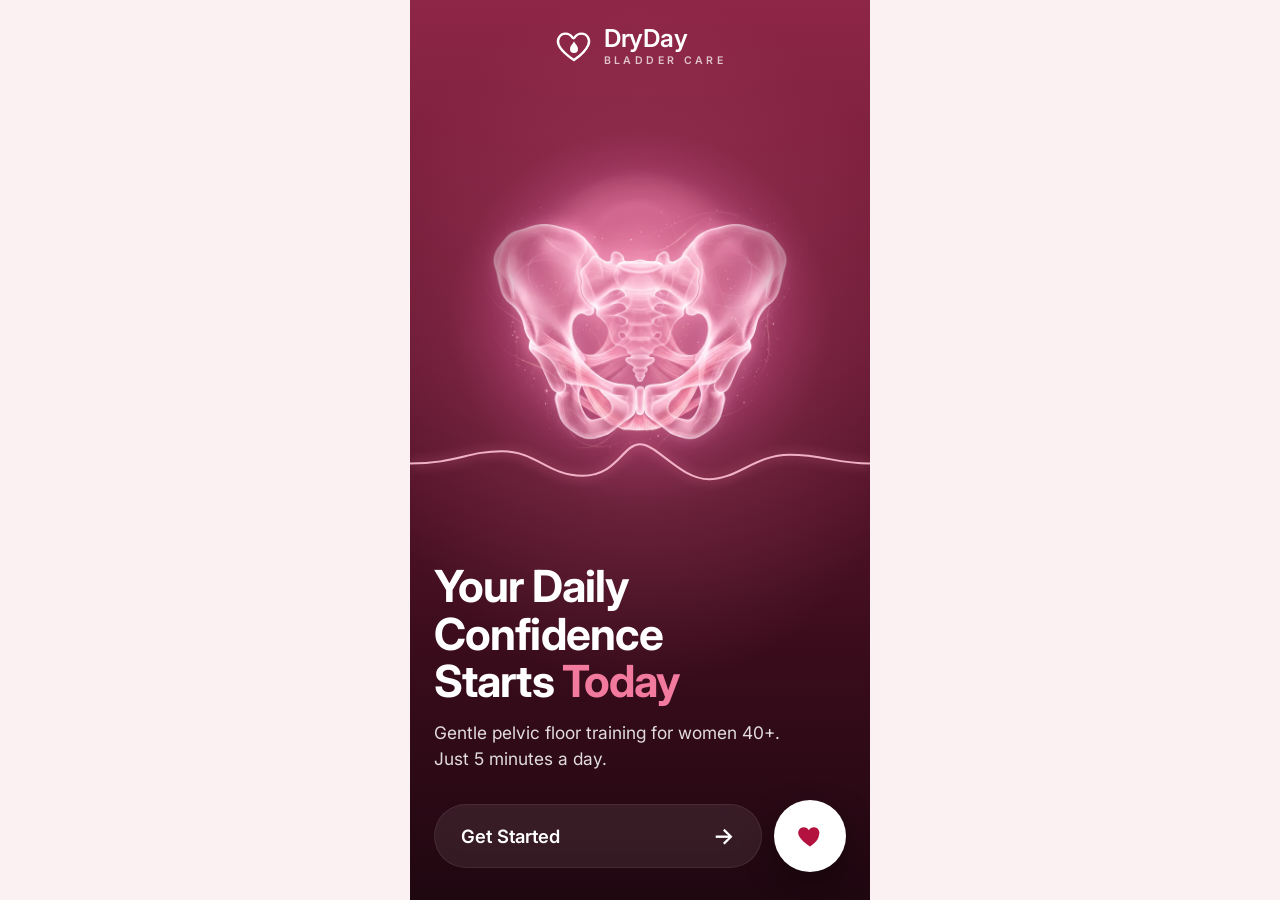
<file: index.html>
<!DOCTYPE html>
<html lang="en">
<head>
  <meta charset="UTF-8" />
  <meta name="viewport" content="width=device-width, initial-scale=1.0, viewport-fit=cover" />
  <title>DryDay — Daily Bladder Control Program</title>

  <!-- Home Screen & PWA Meta Tags -->
  <meta name="theme-color" content="#7A1F3D" />
  <meta name="apple-mobile-web-app-capable" content="yes" />
  <meta name="apple-mobile-web-app-status-bar-style" content="black-translucent" />
  <meta name="apple-mobile-web-app-title" content="DryDay" />
  <meta name="description" content="DryDay: A guided daily pelvic floor and bladder habits program for women 40+." />
  <link rel="manifest" href="manifest.webmanifest" />
  <link rel="icon" type="image/png" sizes="32x32" href="icons/favicon-32.png" />
  <link rel="apple-touch-icon" href="icons/apple-touch-icon.png" />

  <!-- Google Fonts: Fraunces (Headings) & Inter (Body) -->
  <link rel="preconnect" href="https://fonts.googleapis.com" />
  <link rel="preconnect" href="https://fonts.gstatic.com" crossorigin />
  <link href="https://fonts.googleapis.com/css2?family=Fraunces:opsz,wght@9..144,600;9..144,700&family=Inter:wght@400;500;600;700&display=swap" rel="stylesheet" />

  <link rel="stylesheet" href="styles.css" />
</head>
<body>
  <!-- Icon set (line icons, drawn with currentColor) -->
  <svg width="0" height="0" style="position:absolute" aria-hidden="true" focusable="false">
    <defs>
      <symbol id="i-heart" viewBox="0 0 24 24"><path fill="currentColor" stroke="none" d="M12 21s-7.5-4.6-9.6-9.4C.9 8.2 3 4.5 6.6 4.5c2.1 0 3.5 1.1 4.4 2.5.9-1.4 2.3-2.5 4.4-2.5 3.6 0 5.7 3.7 4.2 7.1C19.5 16.4 12 21 12 21z"/></symbol>
      <symbol id="i-phone" viewBox="0 0 24 24"><rect x="6" y="2.5" width="12" height="19" rx="2.5"/><path d="M11 18h2"/></symbol>
      <symbol id="i-bell" viewBox="0 0 24 24"><path d="M6 8a6 6 0 0 1 12 0c0 7 3 9 3 9H3s3-2 3-9"/><path d="M10.3 21a1.94 1.94 0 0 0 3.4 0"/></symbol>
      <symbol id="i-sparkle" viewBox="0 0 24 24"><path d="M12 3l1.9 5.1L19 10l-5.1 1.9L12 17l-1.9-5.1L5 10l5.1-1.9z"/><path d="M19 17v4M17 19h4"/></symbol>
      <symbol id="i-pencil" viewBox="0 0 24 24"><path d="M12 20h9"/><path d="M16.5 3.5a2.1 2.1 0 0 1 3 3L7 19l-4 1 1-4z"/></symbol>
      <symbol id="i-check" viewBox="0 0 24 24"><circle cx="12" cy="12" r="9.5"/><path d="m8.5 12 2.5 2.5 4.5-5"/></symbol>
      <symbol id="i-repeat" viewBox="0 0 24 24"><path d="M17 2l4 4-4 4"/><path d="M3 11v-1a4 4 0 0 1 4-4h14"/><path d="M7 22l-4-4 4-4"/><path d="M21 13v1a4 4 0 0 1-4 4H3"/></symbol>
      <symbol id="i-drop" viewBox="0 0 24 24"><path d="M12 21.5a7 7 0 0 0 7-7c0-2-1-3.9-3-5.5S12.5 5 12 2.5C11.5 5 10 7.4 8 9s-3 3.5-3 5.5a7 7 0 0 0 7 7z"/></symbol>
      <symbol id="i-urge" viewBox="0 0 24 24"><path d="M13 2 4 14h8l-1 8 9-12h-8z"/></symbol>
      <symbol id="i-door" viewBox="0 0 24 24"><path d="M13 4h3a2 2 0 0 1 2 2v14"/><path d="M2 20h20"/><path d="M13 4.6v16.2a.5.5 0 0 1-.6.5L5 19.5V5.5a1 1 0 0 1 .8-1l6-1.5a1 1 0 0 1 1.2 1z"/><path d="M10 12v.5"/></symbol>
      <symbol id="i-cup" viewBox="0 0 24 24"><path d="M17 8h1a4 4 0 1 1 0 8h-1"/><path d="M3 8h14v9a4 4 0 0 1-4 4H7a4 4 0 0 1-4-4z"/><path d="M7 2v3M11 2v3M15 2v3"/></symbol>
      <symbol id="i-shield" viewBox="0 0 24 24"><path d="M20 13c0 5-3.5 7.5-7.7 9a1 1 0 0 1-.6 0C7.5 20.5 4 18 4 13V6a1 1 0 0 1 1-1c2 0 4.5-1.2 6.2-2.7a1.2 1.2 0 0 1 1.6 0C14.5 3.8 17 5 19 5a1 1 0 0 1 1 1z"/><path d="m9 12 2 2 4-4"/></symbol>
      <symbol id="i-lock" viewBox="0 0 24 24"><rect x="4" y="11" width="16" height="10" rx="2.5"/><path d="M8 11V7a4 4 0 0 1 8 0v4"/></symbol>
      <symbol id="i-book" viewBox="0 0 24 24"><path d="M4 19.5v-15A2.5 2.5 0 0 1 6.5 2H20v20H6.5a2.5 2.5 0 0 1 0-5H20"/><path d="M9 7h6"/></symbol>
      <symbol id="i-home" viewBox="0 0 24 24"><path d="M3 10.5 12 3l9 7.5V20a1 1 0 0 1-1 1h-5v-6H9v6H4a1 1 0 0 1-1-1z"/></symbol>
      <symbol id="i-calendar" viewBox="0 0 24 24"><rect x="3" y="4.5" width="18" height="17" rx="2.5"/><path d="M16 2.5v4M8 2.5v4M3 10h18"/></symbol>
      <symbol id="i-chart" viewBox="0 0 24 24"><path d="M3 3v18h18"/><path d="m7 15 4-4 3 3 6-7"/></symbol>
      <symbol id="i-sliders" viewBox="0 0 24 24"><path d="M4 21v-7M4 10V3M12 21v-9M12 8V3M20 21v-5M20 12V3M2 14h4M10 8h4M18 16h4"/></symbol>
      <symbol id="i-mic" viewBox="0 0 24 24"><rect x="9" y="2.5" width="6" height="12" rx="3"/><path d="M5 11a7 7 0 0 0 14 0M12 18v3.5"/></symbol>
      <symbol id="i-doc" viewBox="0 0 24 24"><path d="M14 2.5H6.5a2 2 0 0 0-2 2v15a2 2 0 0 0 2 2h11a2 2 0 0 0 2-2V8z"/><path d="M14 2.5V8h5.5M8.5 13h7M8.5 17h5"/></symbol>
      <symbol id="i-award" viewBox="0 0 24 24"><circle cx="12" cy="9" r="6"/><path d="m8.2 13.8-1.7 7.7L12 18.5l5.5 3-1.7-7.7"/></symbol>
      <symbol id="i-target" viewBox="0 0 24 24"><circle cx="12" cy="12" r="9.5"/><circle cx="12" cy="12" r="5.5"/><circle cx="12" cy="12" r="1.5"/></symbol>
      <symbol id="i-moon" viewBox="0 0 24 24"><path d="M20.5 14.5A8.5 8.5 0 0 1 9.5 3.5a8.5 8.5 0 1 0 11 11z"/></symbol>
      <symbol id="i-info" viewBox="0 0 24 24"><circle cx="12" cy="12" r="9.5"/><path d="M12 11v6M12 7.5v.5"/></symbol>
      <symbol id="i-sun" viewBox="0 0 24 24"><circle cx="12" cy="12" r="4.5"/><path d="M12 2v2M12 20v2M4.9 4.9l1.4 1.4M17.7 17.7l1.4 1.4M2 12h2M20 12h2M4.9 19.1l1.4-1.4M17.7 6.3l1.4-1.4"/></symbol>
    </defs>
  </svg>

  <div class="app-frame" id="app-root">

    <!-- ==========================================
         DISCREET REMINDER BANNER (In-App Toast)
         ========================================== -->
    <div id="reminder-banner" class="reminder-banner" role="status" aria-live="polite" hidden>
      <div class="reminder-banner-text">
        <strong id="reminder-banner-title">Daily reminder</strong>
        <span id="reminder-banner-text">Your 5-minute routine is ready</span>
      </div>
      <div class="reminder-banner-actions">
        <button type="button" id="btn-reminder-start" class="inline-pill-btn">Start</button>
        <button type="button" id="btn-reminder-dismiss" class="reminder-close-btn" aria-label="Dismiss reminder">✕</button>
      </div>
    </div>

    <!-- ==========================================
         WELCOME SCREEN (first thing people see)
         ========================================== -->
    <section id="screen-welcome" class="welcome-screen" aria-labelledby="welcome-title" hidden>
      <div class="welcome-logo">
        <span class="welcome-logo-mark" aria-hidden="true">
          <svg viewBox="0 0 40 40" fill="none" stroke="currentColor" stroke-width="2.4" stroke-linecap="round" stroke-linejoin="round"><path d="M20 34s-12-7.4-15.3-15C2.4 13.6 5.7 7.6 11.5 7.6c3.4 0 5.6 1.8 7 4 .5.8 1.5.8 2 0 1.4-2.2 3.6-4 7-4 5.8 0 9.1 6 6.8 11.4C31 26.6 20 34 20 34z"/><path d="M20 15.5c-1.6 2.6-4 4.8-4 7.4a4 4 0 0 0 8 0c0-2.6-2.4-4.8-4-7.4z" fill="currentColor" stroke="none"/></svg>
        </span>
        <span class="welcome-logo-text"><strong>DryDay</strong><small>Bladder care</small></span>
      </div>

      <div class="welcome-visual" aria-hidden="true">
        <img id="welcome-art" class="welcome-art" src="img/welcome-pelvis.webp" alt="" width="800" height="800" fetchpriority="high" />
        <svg class="welcome-wave" viewBox="0 0 400 80" preserveAspectRatio="none">
          <path d="M0 44 C40 44 50 30 80 30 S120 58 150 58 S185 22 200 22 S235 62 260 62 S300 34 330 34 S370 44 400 44" fill="none" stroke="#FFC2D4" stroke-width="2.2" stroke-linecap="round"/>
        </svg>
      </div>

      <div class="welcome-copy">
        <h1 id="welcome-title" class="welcome-title">Your Daily Confidence Starts <span>Today</span></h1>
        <p class="welcome-sub">Gentle pelvic floor training for women 40+.<br />Just 5 minutes a day.</p>
        <div class="welcome-actions">
          <button type="button" id="btn-welcome-start" class="welcome-cta"><span>Get Started</span><span aria-hidden="true">→</span></button>
          <button type="button" id="btn-welcome-heart" class="welcome-round" aria-label="Get started"><svg class="ico" aria-hidden="true"><use href="#i-heart"/></svg></button>
        </div>
      </div>
    </section>

    <!-- ==========================================
         GATE 1: ACCESS CODE SCREEN (First Launch)
         ========================================== -->
    <section id="screen-access" class="gate-screen" aria-labelledby="access-title">
      <div class="gate-hero-card">
        <div class="gate-photo" id="access-photo" hidden></div>
        <div class="brand-badge">
          <span class="brand-icon" aria-hidden="true"><svg class="ico" aria-hidden="true"><use href="#i-heart"/></svg></span>
          <span class="brand-name">DryDay</span>
        </div>

        <h1 id="access-title" class="hero-heading">
          Your Daily Confidence<br />
          Starts <span class="accent-light">Today</span>
        </h1>

        <p class="hero-subtitle">
          A gentle, evidence-based 8-week pelvic floor and bladder habits program designed for women 40+.
        </p>

        <form id="access-form" class="access-form" novalidate>
          <label for="access-code-input" class="input-label">Enter your member access code</label>
          <input
            type="text"
            id="access-code-input"
            class="text-input"
            placeholder="e.g. DRYDAY2026"
            autocomplete="off"
            autocapitalize="characters"
            spellcheck="false"
            required
          />
          <p id="access-error" class="error-message" role="alert" hidden>
            That code didn't match. Please enter <strong>DRYDAY2026</strong> to continue.
          </p>

          <button type="submit" class="cta-pill-btn">
            <span>Unlock Program</span>
            <span class="cta-circle-icon" aria-hidden="true">→</span>
          </button>
        </form>

        <ul class="trust-list">
          <li><svg class="ico" aria-hidden="true"><use href="#i-book"/></svg><span>Exercise amounts follow the UK NICE clinical guideline (NG123)</span></li>
          <li><svg class="ico" aria-hidden="true"><use href="#i-lock"/></svg><span>Your bladder diary stays private on your phone</span></li>
        </ul>
      </div>
    </section>

    <!-- ==========================================
         GATE 2: MEDICAL DISCLAIMER SCREEN
         ========================================== -->
    <section id="screen-disclaimer" class="gate-screen" aria-labelledby="disclaimer-title" hidden>
      <div class="content-card disclaimer-card">
        <div class="card-pill-tag">Before We Begin</div>
        <h1 id="disclaimer-title" class="two-tone-heading">
          Important Health<br />
          <span>Information</span>
        </h1>

        <div class="disclaimer-box">
          <p>
            DryDay is an educational exercise and habits program. It is not medical advice, diagnosis or treatment. If you have pain, blood in your urine, fever, frequent infections, a feeling of heaviness, or any concern, please talk to your doctor or a pelvic floor physical therapist.
          </p>
        </div>

        <ul class="safety-checklist">
          <li>All exercises use gentle, beginner-safe hold times.</li>
          <li>Never hold your breath or push downward during exercises.</li>
          <li>Stop any exercise if you feel pain or discomfort.</li>
        </ul>

        <button type="button" id="btn-accept-disclaimer" class="primary-btn full-width">
          I Understand &amp; Continue
        </button>
      </div>
    </section>

    <!-- ==========================================
         MAIN APPLICATION SHELL
         ========================================== -->
    <div id="app-shell" class="app-shell" hidden>
      <!-- Top Bar (Visible on every screen with persistent Urge SOS button) -->
      <header class="top-bar">
        <div class="greeting-group">
          <span class="greeting-eyebrow" id="greeting-text">Good Morning,</span>
          <strong class="greeting-title">Week 1 Member</strong>
        </div>

        <button
          type="button"
          id="btn-urge-sos-top"
          class="sos-header-btn"
          aria-label="Open 60-second Urge SOS routine"
        >
          <span class="sos-dot" aria-hidden="true"></span>
          <span>Urge SOS</span>
        </button>
      </header>

      <!-- MAIN SCROLLABLE AREA -->
      <main id="main-content" class="main-content">

        <!-- TAB 1: HOME / TODAY -->
        <section id="view-home" class="tab-view" aria-labelledby="home-heading">
          <h1 id="home-heading" class="two-tone-heading">
            Today's Guided<br />
            <span>Routine</span>
          </h1>

          <!-- Day Selector Pills (Days 1-7) -->
          <div class="day-pills-row" role="tablist" aria-label="Week 1 Days" id="home-day-pills">
            <button type="button" class="day-pill active" data-day="1" role="tab" aria-selected="true">Day 1</button>
            <button type="button" class="day-pill" data-day="2" role="tab" aria-selected="false">Day 2</button>
            <button type="button" class="day-pill" data-day="3" role="tab" aria-selected="false">Day 3</button>
            <button type="button" class="day-pill" data-day="4" role="tab" aria-selected="false">Day 4</button>
            <button type="button" class="day-pill" data-day="5" role="tab" aria-selected="false">Day 5</button>
            <button type="button" class="day-pill" data-day="6" role="tab" aria-selected="false">Day 6</button>
            <button type="button" class="day-pill" data-day="7" role="tab" aria-selected="false">Day 7</button>
          </div>

          <!-- Safety first: shown when the quiz found pain / red-flag symptoms -->
          <article class="white-card safety-card" id="safety-card" hidden></article>

          <!-- Gentle "welcome back" after a missed day (no guilt) -->
          <article class="white-card comeback-card" id="comeback-card" hidden>
            <div class="white-card-header">
              <div class="soft-icon-box" aria-hidden="true"><svg class="ico" aria-hidden="true"><use href="#i-sun"/></svg></div>
              <div class="white-card-title-wrap">
                <h3>Welcome back</h3>
                <button type="button" class="setup-close" data-action="dismiss-comeback" aria-label="Close">✕</button>
              </div>
            </div>
            <p class="card-body-text" id="comeback-text">Missed a day or two? That's completely normal. Your muscles remember — today is a fresh start. Just do today's session.</p>
          </article>

          <!-- Featured Primary Dark Card -->
          <article class="featured-card" id="today-featured-card">
            <div class="featured-card-top">
              <div class="featured-icon-box" aria-hidden="true"><svg class="ico" aria-hidden="true"><use href="#i-heart"/></svg></div>
              <div class="featured-title-group">
                <span class="featured-eyebrow" id="today-week-label">Week 1 · Day 1</span>
                <h2 class="featured-title" id="today-title">Learn Your Pelvic Floor</h2>
              </div>
              <span class="featured-time-pill" id="today-duration">~5 min</span>
            </div>

            <div class="featured-pose" id="today-pose" aria-hidden="true"></div>

            <p class="featured-description" id="today-summary">
              Find the right muscles gently, avoid the 4 common mistakes, and learn why we never practice by stopping urine midstream.
            </p>

            <div class="featured-card-footer">
              <div class="featured-meta">
                <strong id="today-pattern-badge">Tailored Daily Plan</strong>
                <span>Tap to read lesson &amp; start session</span>
              </div>
              <button
                type="button"
                id="btn-start-today"
                class="circle-action-btn"
                aria-label="Start today's guided routine"
              >
                →
              </button>
            </div>
          </article>

          <!-- Trust card: the real reviewer (when set in app.js) or the clinical guideline basis -->
          <article class="trust-card" id="home-trust-card"></article>

          <!-- Set-up cards: add to Home Screen (until installed), then turn on daily reminders -->
          <article class="white-card setup-card" id="install-card" hidden>
            <div class="white-card-header">
              <div class="soft-icon-box" aria-hidden="true"><svg class="ico" aria-hidden="true"><use href="#i-phone"/></svg></div>
              <div class="white-card-title-wrap">
                <h3>Add DryDay to your phone</h3>
                <button type="button" class="setup-close" data-action="dismiss-install" aria-label="Not now">✕</button>
              </div>
            </div>
            <p class="card-body-text">Get DryDay on your Home Screen with its own icon. It opens full screen, like an app, and can send you your daily reminders.</p>
            <div class="white-card-footer">
              <span class="muted-label" id="install-card-hint">Takes 20 seconds</span>
              <button type="button" class="inline-pill-btn" data-action="install" id="install-card-btn">Show me how →</button>
            </div>
          </article>

          <article class="white-card setup-card" id="push-card" hidden>
            <div class="white-card-header">
              <div class="soft-icon-box" aria-hidden="true"><svg class="ico" aria-hidden="true"><use href="#i-bell"/></svg></div>
              <div class="white-card-title-wrap">
                <h3>Daily reminders</h3>
                <button type="button" class="setup-close" data-action="dismiss-push" aria-label="Not now">✕</button>
              </div>
            </div>
            <p class="card-body-text">We'll send a discreet reminder for each of your 3 daily sets ("Your 5-minute routine is ready"). Nothing else. You can change the times in More.</p>
            <div class="white-card-footer">
              <span class="muted-label">No spam</span>
              <button type="button" class="inline-pill-btn" data-action="enable-push">Turn on →</button>
            </div>
          </article>

          <!-- Daily Practice Card: NICE NG123 recommends at least 8 contractions, 3 times per day -->
          <article class="white-card practice-card" id="practice-card">
            <div class="white-card-header">
              <div class="soft-icon-box" aria-hidden="true"><svg class="ico" aria-hidden="true"><use href="#i-repeat"/></svg></div>
              <div class="white-card-title-wrap">
                <h3>Today's Practice</h3>
                <span class="time-badge" id="practice-count-badge">0 of 3 sets</span>
              </div>
            </div>
            <div class="practice-dots" id="practice-dots" aria-hidden="true">
              <span class="practice-dot">1</span><span class="practice-dot">2</span><span class="practice-dot">3</span>
            </div>
            <p class="card-body-text" id="practice-text">
              Health guidelines recommend at least 8 squeezes, 3 times a day. Your guided session is set 1. Add 2 short sets (about 2 minutes each) later in the day.
            </p>
            <div class="white-card-footer">
              <span class="muted-label" id="practice-foot-label">Keep going for at least 3 months</span>
              <button type="button" class="inline-pill-btn" id="btn-start-mini-set">Short set →</button>
            </div>
            <button type="button" class="reminder-link" data-action="go-reminders" id="practice-reminders-link"><svg class="ico" aria-hidden="true"><use href="#i-bell"/></svg><span id="practice-reminders-text">Reminders: off · Set up</span></button>
          </article>

          <!-- Today's Habit Card -->
          <article class="white-card">
            <div class="white-card-header">
              <div class="soft-icon-box" aria-hidden="true"><svg class="ico" aria-hidden="true"><use href="#i-sparkle"/></svg></div>
              <div class="white-card-title-wrap">
                <h3>Today's Small Habit</h3>
                <span class="time-badge">Daily Focus</span>
              </div>
            </div>
            <p class="card-body-text" id="today-habit-text">
              Log your bathroom visits, drinks, and any urges in your Bladder Diary today to see your starting baseline.
            </p>
          </article>

          <!-- Quick 2-Tap Diary Shortcut on Home -->
          <article class="white-card">
            <div class="white-card-header">
              <div class="soft-icon-box" aria-hidden="true"><svg class="ico" aria-hidden="true"><use href="#i-pencil"/></svg></div>
              <div class="white-card-title-wrap">
                <h3>Quick Bladder Log</h3>
                <span class="time-badge">2 Taps</span>
              </div>
            </div>
            <p class="card-body-text">
              Log a bathroom trip, urge, leak, or drink in seconds to track your Week 1 progress.
            </p>
            <div class="white-card-footer">
              <span class="muted-label" id="home-diary-count">Today's entries: 0</span>
              <button type="button" class="inline-pill-btn" data-action="go-diary">
                Open Diary →
              </button>
            </div>
          </article>

          <!-- Quiz Personalization Card -->
          <article class="white-card" id="home-quiz-card">
            <div class="white-card-header">
              <div class="soft-icon-box" aria-hidden="true"><svg class="ico" aria-hidden="true"><use href="#i-check"/></svg></div>
              <div class="white-card-title-wrap">
                <h3>Your Bladder Pattern</h3>
                <span class="time-badge">1 min</span>
              </div>
            </div>
            <p class="card-body-text">
              Tailor your Week 1 exercises for Stress, Urge, or Mixed leaks and check safety red flags.
            </p>
            <div class="white-card-footer">
              <span class="muted-label" id="home-pattern-status">Current pattern: Balanced Default</span>
              <button type="button" class="inline-pill-btn" data-action="open-quiz">
                Personalize →
              </button>
            </div>
          </article>
        </section>

        <!-- TAB 2: PLAN (WEEK 1 OVERVIEW + WEEKS 2-8 ARCHITECTURE) -->
        <section id="view-plan" class="tab-view" aria-labelledby="plan-heading" hidden>
          <h1 id="plan-heading" class="two-tone-heading">
            Your 8-Week<br />
            <span>Program Plan</span>
          </h1>

          <article class="trust-card compact" id="plan-trust-card"></article>

          <div class="white-card">
            <div class="status-row">
              <strong>Week 1: Foundation &amp; Control</strong>
              <span class="status-pill confirmed">Active Now</span>
            </div>
            <p class="card-body-text">
              Days 1 to 7 focus on muscle awareness, gentle slow holds, quick reflexes ("The Knack"), and calming sudden urges.
            </p>
            <div id="plan-week1-list" class="plan-day-list"></div>
          </div>

          <div class="white-card muted-card">
            <div class="status-row">
              <strong>Weeks 2–8: Progressive Roadmap</strong>
              <span class="status-pill">Upcoming</span>
            </div>
            <p class="card-body-text" style="margin-bottom: 12px;">
              Built to expand smoothly as your pelvic floor grows stronger over 8 weeks:
            </p>
            <div id="plan-future-weeks" class="plan-day-list"></div>
          </div>
        </section>

        <!-- TAB 3: PROGRESS & 2-TAP BLADDER DIARY -->
        <section id="view-progress" class="tab-view" aria-labelledby="progress-heading" hidden>
          <h1 id="progress-heading" class="two-tone-heading">
            Your Progress &amp;<br />
            <span>Bladder Diary</span>
          </h1>

          <!-- Top Stats Grid -->
          <div class="stats-grid">
            <div class="white-card stat-card">
              <span class="stat-label">Days Completed</span>
              <strong class="stat-value" id="stat-days-done">0 / 7</strong>
              <div class="mini-bar" aria-hidden="true"><span id="stat-days-bar"></span></div>
            </div>
            <div class="white-card stat-card">
              <span class="stat-label">Current Streak</span>
              <strong class="stat-value" id="stat-streak">0 days</strong>
              <span class="stat-note">Keep it going today</span>
            </div>
            <div class="white-card stat-card stat-wide">
              <span class="stat-label">Bladder Diary</span>
              <strong class="stat-value" id="stat-diary">0 entries</strong>
              <span class="stat-note" id="stat-diary-note">Every entry helps you and your doctor see patterns.</span>
            </div>
          </div>

          <!-- 2-Tap Bladder Diary Logger -->
          <div class="white-card" id="diary-container">
            <div class="status-row">
              <h3>2-Tap Bladder Diary</h3>
              <span class="status-pill confirmed" id="diary-active-day-label">Logging for Day 1</span>
            </div>
            <p class="card-body-text" style="margin-bottom:12px;">
              <strong>Step 1:</strong> Tap what happened. <strong>Step 2:</strong> Tap the detail to save immediately.
            </p>

            <!-- Tap 1: Category Buttons -->
            <div class="diary-cat-grid" role="group" aria-label="Diary Categories">
              <button type="button" class="diary-cat-btn" data-diary-cat="leak">
                <span class="diary-cat-icon" aria-hidden="true"><svg class="ico" aria-hidden="true"><use href="#i-drop"/></svg></span>
                <span>Leak</span>
              </button>
              <button type="button" class="diary-cat-btn" data-diary-cat="urge">
                <span class="diary-cat-icon" aria-hidden="true"><svg class="ico" aria-hidden="true"><use href="#i-urge"/></svg></span>
                <span>Strong Urge</span>
              </button>
              <button type="button" class="diary-cat-btn" data-diary-cat="trip">
                <span class="diary-cat-icon" aria-hidden="true"><svg class="ico" aria-hidden="true"><use href="#i-door"/></svg></span>
                <span>Bathroom Trip</span>
              </button>
              <button type="button" class="diary-cat-btn" data-diary-cat="drink">
                <span class="diary-cat-icon" aria-hidden="true"><svg class="ico" aria-hidden="true"><use href="#i-cup"/></svg></span>
                <span>Drink</span>
              </button>
            </div>

            <!-- Tap 2: Sub-options (Shown dynamically after Tap 1) -->
            <div id="diary-suboptions" class="diary-suboptions" hidden></div>

            <p id="diary-feedback" class="diary-feedback" role="status" aria-live="polite" hidden></p>

            <p class="privacy-line"><svg class="ico" aria-hidden="true"><use href="#i-lock"/></svg><span>Your diary stays private on this phone. It is never sent anywhere.</span></p>

            <hr class="divider" />

            <!-- Day Selector for Viewing Diary Entries -->
            <div class="status-row" style="margin-bottom:8px;">
              <strong>Day View Entries</strong>
              <select id="diary-day-select" class="day-select-input" aria-label="Select day to view diary entries">
                <option value="1">Day 1</option>
                <option value="2">Day 2</option>
                <option value="3">Day 3</option>
                <option value="4">Day 4</option>
                <option value="5">Day 5</option>
                <option value="6">Day 6</option>
                <option value="7">Day 7</option>
              </select>
            </div>
            <div id="diary-day-entries" class="diary-entries-list"></div>
          </div>

          <!-- Simple Weekly Chart (Days 1-7) -->
          <div class="white-card">
            <h3>Week 1 Activity Chart</h3>
            <p class="muted-small" style="margin-bottom:14px;">
              Daily count of leaks, strong urges, bathroom trips and drinks across Days 1–7.
            </p>
            <div id="weekly-chart" class="weekly-chart"></div>
            <div class="chart-legend">
              <span><i class="legend-dot leak-dot"></i> Leaks</span>
              <span><i class="legend-dot urge-dot"></i> Strong Urges</span>
              <span><i class="legend-dot trip-dot"></i> Bathroom Trips</span>
              <span><i class="legend-dot drink-dot"></i> Drinks</span>
            </div>
          </div>

          <!-- Night-time trips -->
          <div class="white-card night-card">
            <div class="white-card-header">
              <div class="soft-icon-box" aria-hidden="true"><svg class="ico" aria-hidden="true"><use href="#i-moon"/></svg></div>
              <div class="white-card-title-wrap">
                <h3>Getting Up at Night?</h3>
                <span class="time-badge" id="night-count">0 logged</span>
              </div>
            </div>
            <ul class="night-tips">
              <li>Have your last big drink about 2 hours before bed, and drink enough earlier in the day.</li>
              <li>Cut down on coffee, tea, cola and alcohol, especially in the afternoon and evening.</li>
              <li>Empty your bladder right before you go to sleep.</li>
              <li>Log night trips as <strong>Bathroom Trip → At night</strong>. If you get up 2 or more times most nights, tell your doctor: it can have causes worth checking, and your report shows these trips.</li>
            </ul>
          </div>

          <!-- Week 1 Summary Comparing Day 1-2 with Day 6-7 -->
          <div class="white-card">
            <div class="status-row">
              <h3>Week 1 Check-In Summary</h3>
              <span class="time-badge">Days 1–2 vs. 6–7</span>
            </div>
            <p class="muted-small" style="margin-bottom:12px;">
              Compares your early baseline (Days 1–2) with the end of Week 1 (Days 6–7).
            </p>
            <div id="week1-comparison-box"></div>
          </div>
        
          <!-- Milestones -->
          <div class="white-card">
            <div class="status-row">
              <h3>Milestones</h3>
              <span class="status-pill" id="milestones-count">0 of 8</span>
            </div>
            <p class="card-body-text" style="margin-bottom:12px;">Small wins on the way to the 3-month goal health guidelines recommend.</p>
            <div class="milestone-grid" id="milestone-grid"></div>
          </div>

          <!-- Practice history -->
          <div class="white-card">
            <h3>Practice History</h3>
            <p class="card-body-text" style="margin-bottom:10px;">Every set you complete, with the day and time.</p>
            <div id="practice-history" class="history-list"></div>
          </div>

          <!-- Report for the doctor / physical therapist -->
          <div class="white-card report-cta">
            <div class="white-card-header">
              <div class="soft-icon-box" aria-hidden="true"><svg class="ico" aria-hidden="true"><use href="#i-doc"/></svg></div>
              <div class="white-card-title-wrap">
                <h3>Report for My Doctor</h3>
              </div>
            </div>
            <p class="card-body-text">A clear summary of your bladder diary and practice to print, save as PDF or share with your doctor or pelvic floor physical therapist.</p>
            <div class="white-card-footer">
              <span class="muted-label">Created on your phone</span>
              <button type="button" class="inline-pill-btn" data-action="open-report">Create report →</button>
            </div>
          </div>
        </section>

        <!-- TAB 4: MORE / SETTINGS -->
        <section id="view-more" class="tab-view" aria-labelledby="more-heading" hidden>
          <h1 id="more-heading" class="two-tone-heading">
            Settings &amp;<br />
            <span>Support</span>
          </h1>

          <!-- Reminders Card -->
          <div class="white-card" id="reminders-card">
            <h3>Daily Practice Reminders</h3>
            <p class="muted-small" style="margin-bottom:14px;">
              Pick 3 times a day that fit your routine. You'll get one reminder for each set you haven't done yet.
            </p>

            <div class="setting-item">
              <label for="setting-reminder-enabled"><strong>Enable Reminders</strong></label>
              <input type="checkbox" id="setting-reminder-enabled" class="toggle-checkbox" />
            </div>
            <p class="muted-small" id="reminder-status" role="status" aria-live="polite"></p>

            <div class="setting-item" style="margin-top:8px;">
              <label for="setting-reminder-time-1"><strong>Set 1 · Guided session</strong></label>
              <input type="time" id="setting-reminder-time-1" class="time-input" data-reminder-slot="0" value="09:00" />
            </div>
            <div class="setting-item">
              <label for="setting-reminder-time-2"><strong>Set 2 · Short set</strong></label>
              <input type="time" id="setting-reminder-time-2" class="time-input" data-reminder-slot="1" value="14:00" />
            </div>
            <div class="setting-item">
              <label for="setting-reminder-time-3"><strong>Set 3 · Short set</strong></label>
              <input type="time" id="setting-reminder-time-3" class="time-input" data-reminder-slot="2" value="19:00" />
            </div>

            <hr class="divider" />
            <div class="setting-item">
              <div>
                <strong>Discreet Notifications</strong>
                <p class="muted-small" id="discreet-help">On: reminders only say "Daily reminder · Time for your routine". Off: they say "DryDay · Your 5-minute routine is ready".</p>
              </div>
              <input type="checkbox" id="setting-discreet-toggle" class="toggle-checkbox" aria-label="Toggle discreet notifications" />
            </div>
            <div class="setting-item">
              <div>
                <label for="setting-day-start"><strong>My Day Starts At</strong></label>
                <p class="muted-small">For night owls: sets done after midnight count for the day before.</p>
              </div>
              <select id="setting-day-start" class="day-select-input">
                <option value="0">Midnight</option>
                <option value="1">1:00 AM</option>
                <option value="2">2:00 AM</option>
                <option value="3">3:00 AM</option>
                <option value="4">4:00 AM</option>
              </select>
            </div>

            <div class="disclaimer-box" style="margin-top:14px; margin-bottom:0; font-size:0.92rem;">
              <strong>How Reminders Work:</strong> DryDay sends a phone notification at each time you pick, even when the app is closed. <strong>Android:</strong> works in Chrome. <strong>iPhone:</strong> first add DryDay to your Home Screen (iOS 16.4 or newer), open it from its icon, then turn reminders on. Your diary and progress stay only on your phone: the reminder service only knows your times, your time zone and how many sets you did today.
            </div>
          </div>

          <!-- Audio, Vibration, Quiz & Disclaimer Settings -->
          <div class="white-card settings-list-card">
            <div class="setting-item">
              <div>
                <strong>Session Sound Cues</strong>
                <p class="muted-small">Gentle chime when squeezing and relaxing.</p>
              </div>
              <input type="checkbox" id="setting-sound-toggle" class="toggle-checkbox" aria-label="Toggle session sound cues" />
            </div>

            <hr class="divider" />

            <div class="setting-item">
              <div>
                <strong>Vibration Cues</strong>
                <p class="muted-small">Gentle haptic vibration during exercises (on supported phones).</p>
              </div>
              <input type="checkbox" id="setting-vibration-toggle" class="toggle-checkbox" aria-label="Toggle vibration cues" />
            </div>

            <hr class="divider" />

            <div class="setting-item">
              <div>
                <strong>Voice Coach</strong>
                <p class="muted-small">A calm voice says "Squeeze and lift" and "Relax completely", so you can practice with your eyes closed. Off by default.</p>
              </div>
              <input type="checkbox" id="setting-voice-toggle" class="toggle-checkbox" aria-label="Toggle voice coach" />
            </div>

            <hr class="divider" />

            <div class="setting-item">
              <div>
                <strong>Am I Doing It Right?</strong>
                <p class="muted-small">A 30-second technique check with tips for each common problem.</p>
              </div>
              <button type="button" class="secondary-btn" data-action="technique-check">Check</button>
            </div>

            <hr class="divider" />

            <div class="setting-item">
              <div>
                <strong>Report for My Doctor</strong>
                <p class="muted-small">Print, save as PDF or share your diary and practice summary.</p>
              </div>
              <button type="button" class="secondary-btn" data-action="open-report">Create</button>
            </div>

            <hr class="divider" />

            <div class="setting-item">
              <div>
                <strong>Bladder Pattern Quiz</strong>
                <p class="muted-small">Retake the 1-minute quiz to adjust your Stress, Urge, or Mixed focus.</p>
              </div>
              <button type="button" class="secondary-btn" data-action="open-quiz">
                Retake Quiz
              </button>
            </div>

            <hr class="divider" />

            <div class="setting-item">
              <div>
                <strong>About, Privacy &amp; Sources</strong>
                <p class="muted-small">Who makes DryDay, where the advice comes from, your data, the 30-day guarantee and contact.</p>
              </div>
              <button type="button" class="secondary-btn" data-action="open-about">Read</button>
            </div>

            <hr class="divider" />

            <div class="setting-item">
              <div>
                <strong>Medical Disclaimer</strong>
                <p class="muted-small">Read our educational program and red-flag safety notice.</p>
              </div>
              <button type="button" id="btn-show-disclaimer" class="secondary-btn">
                Read Notice
              </button>
            </div>

            <hr class="divider" />

            <div class="setting-item">
              <div>
                <strong>Add to Home Screen</strong>
                <p class="muted-small" id="install-setting-text">Get DryDay on your phone with its own icon, like an app.</p>
              </div>
              <button type="button" class="secondary-btn" data-action="install" id="install-setting-btn">How to</button>
            </div>

            <hr class="divider" />

            <div class="setting-item">
              <div>
                <strong>Reset App Data</strong>
                <p class="muted-small">Clear your saved progress and diary entries on this device.</p>
              </div>
              <button type="button" id="btn-reset-data" class="danger-outline-btn">
                Reset
              </button>
            </div>
          </div>
        </section>

      </main>

      <!-- DARK PILL-SHAPED BOTTOM NAVIGATION BAR -->
      <nav class="bottom-pill-nav" aria-label="Primary Navigation">
        <button type="button" class="nav-tab active" data-tab="home" aria-current="page">
          <span class="nav-icon" aria-hidden="true"><svg class="ico" aria-hidden="true"><use href="#i-home"/></svg></span>
          <span class="nav-label">Home</span>
        </button>
        <button type="button" class="nav-tab" data-tab="plan">
          <span class="nav-icon" aria-hidden="true"><svg class="ico" aria-hidden="true"><use href="#i-calendar"/></svg></span>
          <span class="nav-label">Plan</span>
        </button>
        <button type="button" class="nav-tab" data-tab="progress">
          <span class="nav-icon" aria-hidden="true"><svg class="ico" aria-hidden="true"><use href="#i-chart"/></svg></span>
          <span class="nav-label">Progress</span>
        </button>
        <button type="button" class="nav-tab" data-tab="more">
          <span class="nav-icon" aria-hidden="true"><svg class="ico" aria-hidden="true"><use href="#i-sliders"/></svg></span>
          <span class="nav-label">More</span>
        </button>
      </nav>
    </div>

    <!-- MODAL FOR VIEWING DISCLAIMER ANYTIME FROM SETTINGS -->
    <div id="modal-disclaimer" class="modal-backdrop" role="dialog" aria-modal="true" aria-labelledby="modal-disclaimer-title" hidden>
      <div class="modal-sheet">
        <h2 id="modal-disclaimer-title" class="two-tone-heading">
          Health &amp; Safety<br />
          <span>Disclaimer</span>
        </h2>
        <div class="disclaimer-box">
          <p>
            DryDay is an educational exercise and habits program. It is not medical advice, diagnosis or treatment. If you have pain, blood in your urine, fever, frequent infections, a feeling of heaviness, or any concern, please talk to your doctor or a pelvic floor physical therapist.
          </p>
        </div>
        <button type="button" id="btn-close-disclaimer-modal" class="primary-btn full-width">
          Close
        </button>
      </div>
    </div>

  </div>

  <script src="program.js"></script>
  <script src="app.js"></script>
</body>
</html>
</file>
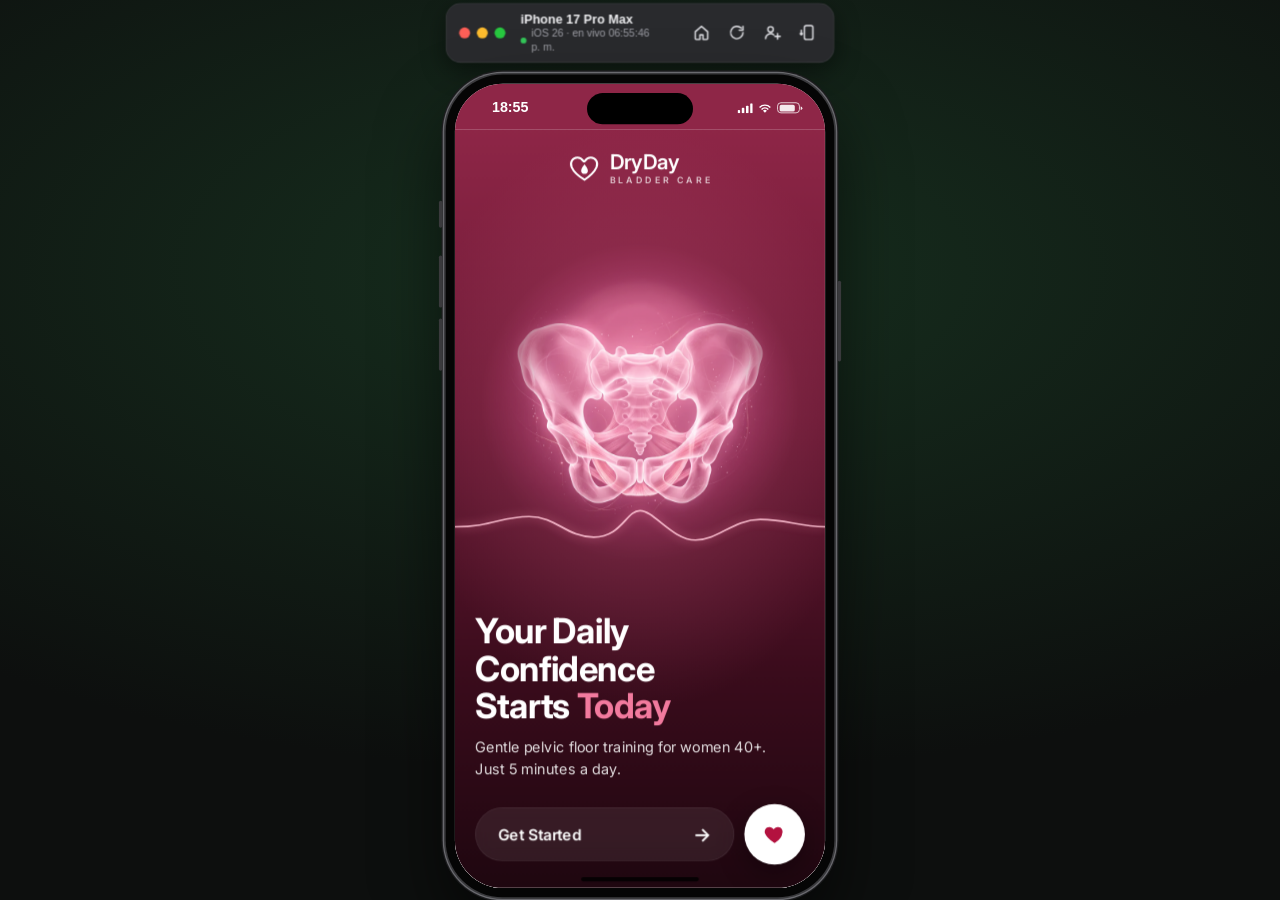
<file: preview.html>
<!doctype html>
<html lang="es">
<head>
<meta charset="utf-8" />
<meta name="viewport" content="width=device-width, initial-scale=1, viewport-fit=cover" />
<meta name="robots" content="noindex" />
<title>DryDay · Simulador iPhone</title>
<style>
  /* Live iPhone preview of the DryDay app, styled like the Xcode Simulator window.
     Same site as the app, so the app runs for real inside the frame.
     Not part of the app: the service worker skips this page. */
  :root {
    --desk: #0d0f0e;
    --desk-glow: #17301f;
    --bar: rgba(44, 44, 48, .92);
    --bar-edge: rgba(255, 255, 255, .08);
    --title: #f2f2f4;
    --sub: #a1a1a8;
    --icon: #e9e9ee;
    --live: #34c759;
    --busy: #ffcc00;
    --titanium: #3a3a3d;
    --titanium-hi: #6a6a6f;
    color-scheme: dark;
  }
  * { box-sizing: border-box; }
  html, body { height: 100%; }
  body {
    margin: 0;
    background: radial-gradient(120% 80% at 50% 30%, var(--desk-glow), var(--desk) 70%);
    color: var(--title);
    font: 13px/1.3 -apple-system, BlinkMacSystemFont, "SF Pro Text", "Segoe UI", Roboto, sans-serif;
    overflow: hidden;
  }
  .stage { position: fixed; inset: 0; }
  .scaler { position: absolute; left: 50%; top: 50%; transform-origin: center center; display: flex; flex-direction: column; align-items: center; gap: 14px; }

  /* Simulator window bar */
  .simbar {
    display: flex; align-items: center; gap: 18px;
    padding: 10px 14px 10px 16px;
    border-radius: 18px;
    background: var(--bar);
    box-shadow: inset 0 0 0 1px var(--bar-edge), 0 10px 30px rgba(0, 0, 0, .45);
    backdrop-filter: blur(20px); -webkit-backdrop-filter: blur(20px);
    width: 100%;
  }
  .lights { display: flex; gap: 8px; flex: none; }
  .lights i { width: 13px; height: 13px; border-radius: 50%; display: block; }
  .lights i:nth-child(1) { background: #ff5f57; } .lights i:nth-child(2) { background: #febc2e; } .lights i:nth-child(3) { background: #28c840; }
  .titles { flex: 1; min-width: 0; display: flex; flex-direction: column; }
  .titles select {
    appearance: none; -webkit-appearance: none;
    background: transparent; border: 0; padding: 0; margin: 0;
    color: var(--title); font-family: inherit; font-size: 15px; font-weight: 700; line-height: 1.2; cursor: pointer;
    max-width: 100%;
  }
  .titles select option { color: #000; }
  .sub { color: var(--sub); font-size: 12.5px; display: inline-flex; align-items: center; gap: 6px; font-variant-numeric: tabular-nums; }
  .dot { width: 7px; height: 7px; border-radius: 50%; background: var(--live); }
  .sub.busy .dot { background: var(--busy); }
  .sub.off .dot { background: var(--sub); }
  .tools { display: flex; gap: 6px; flex: none; }
  .tools button {
    width: 36px; height: 32px; display: grid; place-items: center;
    background: transparent; border: 0; border-radius: 8px; color: var(--icon); cursor: pointer;
  }
  .tools button:hover { background: rgba(255, 255, 255, .08); }
  .tools button:focus-visible, .titles select:focus-visible { outline: 2px solid #0a84ff; outline-offset: 2px; }
  .tools svg { width: 22px; height: 22px; }

  /* iPhone */
  .phone {
    position: relative;
    padding: 11px;
    border-radius: 68px;
    background: #050505;
    box-shadow:
      0 0 0 2px var(--titanium),
      0 0 0 3.5px var(--titanium-hi),
      0 0 0 5px #1c1c1e,
      0 40px 80px rgba(0, 0, 0, .6);
  }
  .phone.small { border-radius: 52px; padding: 62px 12px; background: #0b0b0c; }
  .screen { position: relative; overflow: hidden; border-radius: 57px; background: #fff; display: flex; flex-direction: column; }
  .phone.small .screen { border-radius: 3px; }
  .statusbar {
    height: 54px; flex: none; position: relative;
    display: flex; align-items: center; justify-content: space-between;
    padding: 4px 30px 0 44px;
    font: 600 17px/1 -apple-system, BlinkMacSystemFont, "SF Pro Text", "Segoe UI", sans-serif;
    color: #111; background: #fff;
    transition: background-color .2s, color .2s;
  }
  .phone.small .statusbar { height: 20px; padding: 0 8px; font-size: 12px; }
  .phone.land .statusbar { display: none; }
  .island { position: absolute; left: 50%; top: 11px; width: 126px; height: 37px; margin-left: -63px; border-radius: 20px; background: #000; }
  .phone.small .island { display: none; }
  .landisland { display: none; position: absolute; left: 11px; top: 50%; width: 37px; height: 126px; margin-top: -63px; border-radius: 20px; background: #000; z-index: 3; }
  .phone.land .landisland { display: block; }
  .sb-icons { display: inline-flex; gap: 6px; align-items: center; }
  .batt { width: 27px; height: 13px; border: 1.5px solid currentColor; opacity: .9; border-radius: 4.5px; padding: 1.5px; position: relative; }
  .batt::before { content: ""; display: block; height: 100%; width: 85%; background: currentColor; border-radius: 2px; }
  .batt::after { content: ""; position: absolute; right: -4px; top: 3.5px; width: 2px; height: 4px; border-radius: 0 2px 2px 0; background: currentColor; }
  iframe { border: 0; display: block; width: 100%; flex: 1; background: #fff; }
  .home { position: absolute; left: 50%; bottom: 8px; width: 140px; height: 5px; margin-left: -70px; border-radius: 3px; background: rgba(0, 0, 0, .8); pointer-events: none; }
  .phone.small .home { display: none; }
  .homebtn { display: none; position: absolute; left: 50%; bottom: 12px; width: 40px; height: 40px; margin-left: -20px; border-radius: 50%; box-shadow: inset 0 0 0 2px #2a2a2c; }
  .phone.small .homebtn { display: block; }
  /* side buttons */
  .btn-side { position: absolute; background: var(--titanium); border-radius: 2px; }
  .b1 { left: -8px; top: 150px; width: 4px; height: 32px; }
  .b2 { left: -8px; top: 215px; width: 4px; height: 62px; }
  .b3 { left: -8px; top: 290px; width: 4px; height: 62px; }
  .b4 { right: -8px; top: 245px; width: 4px; height: 96px; }
  .phone.land .btn-side, .phone.small .btn-side { display: none; }

  .toast {
    position: fixed; left: 50%; top: calc(16px + env(safe-area-inset-top, 0px));
    transform: translate(-50%, -12px); opacity: 0;
    background: var(--live); color: #062b12; font-weight: 700;
    padding: 8px 16px; border-radius: 999px;
    transition: opacity .25s, transform .25s; pointer-events: none; z-index: 5;
  }
  .toast.show { opacity: 1; transform: translate(-50%, 0); }
  @media (prefers-reduced-motion: reduce) { .toast { transition: none; } }
</style>
</head>
<body>
<div class="toast" id="toast" role="status">Cambios nuevos cargados</div>
<div class="stage" id="stage">
  <div class="scaler" id="scaler">
    <div class="simbar" id="simbar">
      <div class="lights" aria-hidden="true"><i></i><i></i><i></i></div>
      <div class="titles">
        <label for="device" style="position:absolute;left:-9999px">Modelo de iPhone</label>
        <select id="device">
          <option value="17promax">iPhone 17 Pro Max</option>
          <option value="17pro">iPhone 17 Pro</option>
          <option value="17">iPhone 17</option>
          <option value="16promax">iPhone 16 Pro Max</option>
          <option value="16pro">iPhone 16 Pro</option>
          <option value="16">iPhone 16</option>
          <option value="15pro">iPhone 15 Pro</option>
          <option value="se">iPhone SE</option>
        </select>
        <span class="sub" id="status"><span class="dot"></span><span id="statusText">iOS 26 · conectando…</span></span>
      </div>
      <div class="tools">
        <button type="button" id="home" title="Volver al inicio de la app" aria-label="Volver al inicio de la app">
          <svg viewBox="0 0 24 24" fill="none" stroke="currentColor" stroke-width="1.8" stroke-linejoin="round"><path d="M4 11 12 4l8 7v9a1 1 0 0 1-1 1h-5v-6h-4v6H5a1 1 0 0 1-1-1z"/></svg>
        </button>
        <button type="button" id="reload" title="Recargar la app" aria-label="Recargar la app">
          <svg viewBox="0 0 24 24" fill="none" stroke="currentColor" stroke-width="1.8" stroke-linecap="round" stroke-linejoin="round"><path d="M20 12a8 8 0 1 1-2.3-5.6M20 4v5h-5"/></svg>
        </button>
        <button type="button" id="fresh" title="Empezar de cero (como una persona nueva)" aria-label="Empezar de cero como una persona nueva">
          <svg viewBox="0 0 24 24" fill="none" stroke="currentColor" stroke-width="1.8" stroke-linecap="round" stroke-linejoin="round"><circle cx="10" cy="8" r="3.5"/><path d="M3.5 20a6.5 6.5 0 0 1 10.6-5"/><path d="M19 13.5v7M15.5 17h7"/></svg>
        </button>
        <button type="button" id="rotate" title="Girar" aria-label="Girar el iPhone">
          <svg viewBox="0 0 24 24" fill="none" stroke="currentColor" stroke-width="1.8" stroke-linejoin="round"><rect x="8" y="3" width="11" height="18" rx="2.5"/><path d="M4 9v6M2.5 13.5 4 15l1.5-1.5" stroke-linecap="round"/></svg>
        </button>
      </div>
    </div>

    <div class="phone" id="phone">
      <span class="btn-side b1"></span><span class="btn-side b2"></span><span class="btn-side b3"></span><span class="btn-side b4"></span>
      <div class="screen" id="screen">
        <div class="statusbar" id="statusbar"><span id="clock">9:41</span><span class="island"></span><span class="sb-icons"><svg width="18" height="12" viewBox="0 0 18 12" aria-hidden="true"><rect x="0" y="8" width="3" height="4" rx="1" fill="currentColor"/><rect x="5" y="5.5" width="3" height="6.5" rx="1" fill="currentColor"/><rect x="10" y="3" width="3" height="9" rx="1" fill="currentColor"/><rect x="15" y="0" width="3" height="12" rx="1" fill="currentColor"/></svg><svg width="17" height="12" viewBox="0 0 17 12" aria-hidden="true"><path d="M8.5 11.5 6.2 9a3.3 3.3 0 0 1 4.6 0zM3.9 6.8a6.5 6.5 0 0 1 9.2 0l-1.2 1.3a4.8 4.8 0 0 0-6.8 0zM1.5 4.4a9.9 9.9 0 0 1 14 0l-1.2 1.2a8.2 8.2 0 0 0-11.6 0z" fill="currentColor"/></svg><span class="batt"></span></span></div>
        <span class="landisland"></span>
        <iframe id="app" title="App DryDay" src="./"></iframe>
        <div class="home"></div>
      </div>
      <div class="homebtn"></div>
    </div>
  </div>
</div>

<script>
(function () {
  // Screen size in points (what the app sees as its width and height).
  var DEVICES = {
    '17promax': { w: 440, h: 956 },
    '17pro':    { w: 402, h: 874 },
    '17':       { w: 402, h: 874 },
    '16promax': { w: 440, h: 956 },
    '16pro':    { w: 402, h: 874 },
    '16':       { w: 393, h: 852 },
    '15pro':    { w: 393, h: 852 },
    'se':       { w: 375, h: 667, small: true }
  };
  var FILES = ['./', 'app.js', 'program.js', 'styles.css', 'manifest.webmanifest'];
  var POLL_MS = 5000;

  var stage = document.getElementById('stage');
  var scaler = document.getElementById('scaler');
  var phone = document.getElementById('phone');
  var screen = document.getElementById('screen');
  var frame = document.getElementById('app');
  var select = document.getElementById('device');
  var statusEl = document.getElementById('status');
  var statusText = document.getElementById('statusText');
  var toast = document.getElementById('toast');
  var landscape = false;

  try { var saved = localStorage.getItem('dryday-sim-device'); if (saved && DEVICES[saved]) select.value = saved; } catch (e) {}

  function layout() {
    var d = DEVICES[select.value];
    var small = !!d.small;
    var land = landscape && !small;
    phone.classList.toggle('small', small);
    phone.classList.toggle('land', land);
    screen.style.width = (land ? d.h : d.w) + 'px';
    screen.style.height = (land ? d.w : d.h) + 'px';
    scaler.style.width = phone.offsetWidth + 'px';
    var pad = 20;
    var sw = scaler.offsetWidth, sh = scaler.offsetHeight;
    var s = Math.min((stage.clientWidth - pad) / sw, (stage.clientHeight - pad) / sh, 1);
    scaler.style.transform = 'translate(-50%, -50%) scale(' + Math.max(s, 0.15) + ')';
  }
  select.addEventListener('change', function () {
    try { localStorage.setItem('dryday-sim-device', select.value); } catch (e) {}
    layout();
  });
  document.getElementById('rotate').addEventListener('click', function () { landscape = !landscape; layout(); });
  window.addEventListener('resize', layout);
  layout();

  function tick() {
    var d = new Date();
    document.getElementById('clock').textContent = d.getHours() + ':' + String(d.getMinutes()).padStart(2, '0');
  }
  tick(); setInterval(tick, 15000);

  function hash(str) {
    var h = 5381;
    for (var i = 0; i < str.length; i++) h = ((h << 5) + h + str.charCodeAt(i)) | 0;
    return h;
  }
  function timeNow() {
    return new Date().toLocaleTimeString('es-UY', { hour: '2-digit', minute: '2-digit', second: '2-digit' });
  }

  // cache: 'reload' gets a fresh copy and refreshes the browser cache,
  // so when the app reloads it uses the new files, not old saved ones.
  function snapshot() {
    return Promise.all(FILES.map(function (f) {
      return fetch(f, { cache: 'reload' }).then(function (r) { return r.ok ? r.text() : ''; });
    })).then(function (list) { return list.map(hash).join('.'); });
  }

  var last = null;
  function check() {
    if (document.hidden) return;
    snapshot().then(function (sig) {
      statusEl.className = 'sub';
      if (last !== null && sig !== last) {
        statusEl.className = 'sub busy';
        frame.contentWindow.location.reload();
        showToast('Cambios nuevos cargados');
      }
      last = sig;
      statusText.textContent = 'iOS 26 · en vivo ' + timeNow();
    }).catch(function () {
      statusEl.className = 'sub off';
      statusText.textContent = 'iOS 26 · sin conexión, reintentando';
    });
  }
  check();
  setInterval(check, POLL_MS);
  document.addEventListener('visibilitychange', function () { if (!document.hidden) check(); });

  document.getElementById('reload').addEventListener('click', function () {
    snapshot().then(function (sig) { last = sig; }).catch(function () {}).then(function () {
      frame.contentWindow.location.reload();
    });
  });
  // Paint the status bar with the color at the top of the app, like iOS does.
  var statusbar = document.getElementById('statusbar');
  var lastTop = '';
  function firstColor(str) { var m = /rgba?\([^)]*\)/.exec(str || ''); return m ? m[0] : null; }
  function isClear(c) { return !c || c === 'transparent' || /rgba\([^)]*,\s*0\)$/.test(c); }
  function topColor() {
    try {
      var doc = frame.contentDocument, win = frame.contentWindow;
      if (!doc || !doc.body) return null;
      var el = doc.elementFromPoint(win.innerWidth / 2, 2);
      while (el) {
        var cs = win.getComputedStyle(el);
        if (!isClear(cs.backgroundColor)) return cs.backgroundColor;
        var g = firstColor(cs.backgroundImage && cs.backgroundImage !== 'none' ? cs.backgroundImage.replace(/radial-gradient\([^]*?\)\s*,\s*(?=linear)/, '') : '');
        if (g && !isClear(g)) return g;
        el = el.parentElement;
      }
      return win.getComputedStyle(doc.body).backgroundColor;
    } catch (e) { return null; }
  }
  function paintStatus() {
    var c = topColor();
    if (!c || c === lastTop) return;
    lastTop = c;
    var n = (c.match(/[\d.]+/g) || [255, 255, 255]).map(Number);
    var lum = (0.299 * n[0] + 0.587 * n[1] + 0.114 * n[2]) / 255;
    statusbar.style.backgroundColor = c;
    statusbar.style.color = lum < 0.6 ? '#fff' : '#111';
  }
  setInterval(paintStatus, 400);
  frame.addEventListener('load', function () { lastTop = ''; paintStatus(); });

  function showToast(text) {
    toast.textContent = text;
    toast.classList.add('show');
    setTimeout(function () { toast.classList.remove('show'); }, 2600);
  }

  // Start over as a brand-new user: erase only what the app saved on this device
  // (its progress, unlock and settings), keep the simulator's own preferences.
  document.getElementById('fresh').addEventListener('click', function () {
    try {
      var keys = [];
      for (var i = 0; i < localStorage.length; i++) keys.push(localStorage.key(i));
      keys.forEach(function (k) { if (k && k.indexOf('dryday-sim-') !== 0) localStorage.removeItem(k); });
      sessionStorage.clear();
    } catch (e) {}
    frame.src = './?fresh=' + Date.now();
    showToast('Empezando de cero');
  });

  document.getElementById('home').addEventListener('click', function () {
    frame.src = './';
  });
})();
</script>
</body>
</html>
</file>
<file: styles.css>
/* =====================================================
   DRYDAY DESIGN SYSTEM (Phase 2)
   Palette & Typography for Women 45-65
   ===================================================== */
:root {
  --primary-dark: #7A1F3D;
  --primary-darker: #4E1126;
  --accent: #C2557A;
  --soft-accent: #F2A7C0;
  --bg: #FBF1F3;
  --card: #FFFFFF;
  --text: #2A1A20;
  --muted: #6B5960;
  --border-soft: rgba(122, 31, 61, 0.12);
  --shadow-soft: 0 12px 30px rgba(78, 17, 38, 0.08);
  --shadow-card: 0 6px 20px rgba(42, 26, 32, 0.06);
  --radius-xl: 28px;
  --radius-lg: 22px;
  --radius-pill: 999px;
}

* {
  box-sizing: border-box;
  margin: 0;
  padding: 0;
  -webkit-tap-highlight-color: transparent;
}

html, body {
  background-color: var(--bg);
  color: var(--text);
  font-family: 'Inter', -apple-system, BlinkMacSystemFont, sans-serif;
  font-size: 17px; /* Minimum 17px body text requirement */
  line-height: 1.55;
  -webkit-font-smoothing: antialiased;
  overflow-x: hidden;
}

/* Mobile-First Centered Frame on Desktop/Tablet */
.app-frame {
  max-width: 460px;
  min-height: 100dvh;
  margin: 0 auto;
  background-color: var(--bg);
  position: relative;
  display: flex;
  flex-direction: column;
}

/* Headings: Fraunces Two-Tone Style */
h1, h2, h3, .hero-heading, .two-tone-heading, .featured-title {
  font-family: 'Fraunces', Georgia, serif;
  letter-spacing: -0.02em;
}

.two-tone-heading {
  font-size: 2rem;
  line-height: 1.18;
  font-weight: 700;
  color: var(--text);
  margin-bottom: 18px;
}

.two-tone-heading span {
  color: var(--accent);
  display: inline-block;
}

/* Minimum 48px Tap Targets for Accessibility */
button,
input,
select,
.nav-tab,
.day-pill {
  min-height: 48px;
  font-family: inherit;
  font-size: 1rem;
}

button {
  cursor: pointer;
  border: none;
  background: none;
}

button:focus-visible,
input:focus-visible,
select:focus-visible {
  outline: 3px solid var(--accent);
  outline-offset: 2px;
}

/* =====================================================
   GATE SCREENS (Access Code & First-Launch Disclaimer)
   ===================================================== */
.gate-screen {
  min-height: 100dvh;
  padding: 24px 20px;
  padding-top: calc(24px + env(safe-area-inset-top, 0px));
  padding-bottom: calc(24px + env(safe-area-inset-bottom, 0px));
  display: flex;
  flex-direction: column;
  justify-content: center;
}

.gate-screen[hidden],
.app-shell[hidden],
.tab-view[hidden],
.modal-backdrop[hidden] {
  display: none !important;
}

.gate-hero-card {
  background: linear-gradient(165deg, var(--primary-dark) 0%, #5B142C 60%, #2D0916 100%);
  color: #FFFFFF;
  border-radius: var(--radius-xl);
  padding: 36px 24px 30px;
  box-shadow: var(--shadow-soft);
}

.brand-badge {
  display: inline-flex;
  align-items: center;
  gap: 10px;
  background: rgba(255, 255, 255, 0.14);
  padding: 8px 16px;
  border-radius: var(--radius-pill);
  margin-bottom: 28px;
}

.brand-icon {
  color: var(--soft-accent);
  font-size: 1.2rem;
}

.brand-name {
  font-weight: 600;
  letter-spacing: 0.02em;
}

.hero-heading {
  font-size: 2.3rem;
  line-height: 1.15;
  margin-bottom: 14px;
  color: #FFFFFF;
}

.hero-heading .accent-light {
  color: var(--soft-accent);
}

.hero-subtitle {
  color: rgba(255, 255, 255, 0.88);
  font-size: 1rem;
  margin-bottom: 28px;
}

.access-form {
  display: flex;
  flex-direction: column;
  gap: 12px;
}

.input-label {
  font-size: 0.95rem;
  font-weight: 500;
  color: #FFFFFF;
}

.text-input {
  width: 100%;
  padding: 14px 18px;
  border-radius: 16px;
  border: 2px solid rgba(255, 255, 255, 0.28);
  background: rgba(255, 255, 255, 0.96);
  color: var(--text);
  font-size: 1.05rem;
  font-weight: 600;
  letter-spacing: 0.04em;
}

.error-message {
  background: rgba(255, 255, 255, 0.16);
  color: #FFD6E3;
  padding: 10px 14px;
  border-radius: 12px;
  font-size: 0.95rem;
}

.cta-pill-btn {
  margin-top: 8px;
  background: rgba(34, 8, 18, 0.65);
  color: #FFFFFF;
  border: 1px solid rgba(255, 255, 255, 0.2);
  border-radius: var(--radius-pill);
  padding: 8px 10px 8px 24px;
  display: flex;
  align-items: center;
  justify-content: space-between;
  font-weight: 600;
  font-size: 1.05rem;
}

.cta-circle-icon {
  width: 44px;
  height: 44px;
  border-radius: 50%;
  background: #FFFFFF;
  color: var(--primary-dark);
  display: inline-flex;
  align-items: center;
  justify-content: center;
  font-size: 1.2rem;
  font-weight: 700;
}

/* =====================================================
   DISCLAIMER CARD
   ===================================================== */
.content-card {
  background: var(--card);
  border-radius: var(--radius-xl);
  padding: 28px 22px;
  box-shadow: var(--shadow-soft);
}

.card-pill-tag {
  display: inline-block;
  background: var(--bg);
  color: var(--primary-dark);
  font-weight: 600;
  font-size: 0.9rem;
  padding: 6px 14px;
  border-radius: var(--radius-pill);
  margin-bottom: 14px;
}

.disclaimer-box {
  background: var(--bg);
  border-left: 4px solid var(--primary-dark);
  padding: 18px;
  border-radius: 14px;
  margin-bottom: 20px;
  color: var(--text);
  font-weight: 500;
}

.safety-checklist {
  list-style: none;
  margin-bottom: 24px;
  display: flex;
  flex-direction: column;
  gap: 10px;
}

.safety-checklist li {
  position: relative;
  padding-left: 28px;
  color: var(--muted);
}

.safety-checklist li::before {
  content: "✓";
  position: absolute;
  left: 0;
  top: 0;
  color: var(--primary-dark);
  font-weight: 700;
}

/* =====================================================
   MAIN APP SHELL & HEADER
   ===================================================== */
.app-shell {
  display: flex;
  flex-direction: column;
  min-height: 100dvh;
  padding-bottom: calc(116px + env(safe-area-inset-bottom, 0px)); /* Space for floating bottom pill nav */
}

.top-bar {
  display: flex;
  align-items: center;
  justify-content: space-between;
  padding: 20px 20px 10px;
  padding-top: calc(20px + env(safe-area-inset-top, 0px));
}

.greeting-group {
  display: flex;
  flex-direction: column;
}

.greeting-eyebrow {
  font-size: 0.92rem;
  color: var(--muted);
}

.greeting-title {
  font-size: 1.05rem;
  color: var(--text);
  font-weight: 700;
}

.sos-header-btn {
  display: inline-flex;
  align-items: center;
  gap: 8px;
  background: #FFFFFF;
  color: var(--primary-dark);
  border: 2px solid var(--soft-accent);
  padding: 8px 16px;
  border-radius: var(--radius-pill);
  font-weight: 700;
  box-shadow: var(--shadow-card);
}

.sos-dot {
  width: 10px;
  height: 10px;
  border-radius: 50%;
  background: var(--accent);
}

.main-content {
  padding: 10px 20px 24px;
  flex: 1;
}

/* =====================================================
   DAY SELECTOR PILLS & CARDS (Matching Reference UI)
   ===================================================== */
.day-pills-row {
  display: flex;
  gap: 8px;
  overflow-x: auto;
  padding-bottom: 14px;
  margin-bottom: 8px;
  scrollbar-width: none;
}

.day-pills-row::-webkit-scrollbar {
  display: none;
}

.day-pill {
  padding: 8px 18px;
  border-radius: var(--radius-pill);
  background: #FFFFFF;
  color: var(--muted);
  font-weight: 600;
  white-space: nowrap;
  box-shadow: 0 2px 8px rgba(42, 26, 32, 0.04);
}

.day-pill.active {
  background: var(--primary-dark);
  color: #FFFFFF;
}

/* Featured Dark Berry Card */
.featured-card {
  background: linear-gradient(145deg, var(--primary-dark) 0%, #96294E 100%);
  color: #FFFFFF;
  border-radius: var(--radius-xl);
  padding: 22px;
  margin-bottom: 18px;
  box-shadow: var(--shadow-soft);
}

.featured-card-top {
  display: flex;
  align-items: flex-start;
  gap: 14px;
  margin-bottom: 14px;
}

.featured-icon-box {
  width: 48px;
  height: 48px;
  border-radius: 16px;
  background: #FFFFFF;
  color: var(--primary-dark);
  display: flex;
  align-items: center;
  justify-content: center;
  font-size: 1.35rem;
  flex-shrink: 0;
}

.featured-title-group {
  flex: 1;
}

.featured-eyebrow {
  font-size: 0.88rem;
  color: var(--soft-accent);
  font-weight: 600;
  display: block;
}

.featured-title {
  font-size: 1.35rem;
  line-height: 1.22;
  color: #FFFFFF;
}

.featured-time-pill {
  background: rgba(255, 255, 255, 0.18);
  color: #FFFFFF;
  padding: 6px 12px;
  border-radius: var(--radius-pill);
  font-size: 0.88rem;
  font-weight: 600;
  white-space: nowrap;
}

.featured-description {
  color: rgba(255, 255, 255, 0.92);
  font-size: 0.98rem;
  margin-bottom: 20px;
}

.featured-card-footer {
  display: flex;
  align-items: center;
  justify-content: space-between;
  gap: 12px;
  padding-top: 12px;
  border-top: 1px solid rgba(255, 255, 255, 0.16);
}

.featured-meta strong {
  display: block;
  font-size: 1rem;
}

.featured-meta span {
  font-size: 0.88rem;
  color: rgba(255, 255, 255, 0.8);
}

.circle-action-btn {
  width: 52px;
  height: 52px;
  border-radius: 50%;
  background: #FFFFFF;
  color: var(--primary-dark);
  font-size: 1.35rem;
  font-weight: 700;
  display: inline-flex;
  align-items: center;
  justify-content: center;
  flex-shrink: 0;
  box-shadow: 0 4px 12px rgba(0, 0, 0, 0.15);
}

/* Secondary White Cards */
.white-card {
  background: var(--card);
  border-radius: var(--radius-lg);
  padding: 20px;
  margin-bottom: 16px;
  box-shadow: var(--shadow-card);
}

.white-card-header {
  display: flex;
  align-items: center;
  gap: 12px;
  margin-bottom: 10px;
}

.soft-icon-box {
  width: 44px;
  height: 44px;
  border-radius: 14px;
  background: var(--bg);
  color: var(--primary-dark);
  display: flex;
  align-items: center;
  justify-content: center;
  font-size: 1.2rem;
  font-weight: 700;
  flex-shrink: 0;
}

.white-card-title-wrap {
  display: flex;
  align-items: center;
  justify-content: space-between;
  flex: 1;
  gap: 8px;
}

.white-card h3 {
  font-size: 1.15rem;
  color: var(--text);
}

.time-badge {
  background: var(--bg);
  color: var(--muted);
  font-size: 0.85rem;
  font-weight: 600;
  padding: 4px 10px;
  border-radius: var(--radius-pill);
}

.card-body-text {
  color: var(--muted);
  font-size: 0.98rem;
}

.white-card-footer {
  margin-top: 14px;
  padding-top: 12px;
  border-top: 1px solid var(--border-soft);
  display: flex;
  align-items: center;
  justify-content: space-between;
  gap: 10px;
}

.muted-label {
  font-size: 0.9rem;
  color: var(--muted);
  font-weight: 500;
}

/* =====================================================
   BUTTONS & STATS
   ===================================================== */
.primary-btn {
  background: var(--primary-dark);
  color: #FFFFFF;
  font-weight: 600;
  padding: 14px 22px;
  border-radius: var(--radius-pill);
  display: inline-flex;
  align-items: center;
  justify-content: center;
}

.secondary-btn {
  background: var(--soft-accent);
  color: var(--text);
  font-weight: 600;
  padding: 10px 18px;
  border-radius: var(--radius-pill);
}

.inline-pill-btn {
  background: var(--primary-dark);
  color: #FFFFFF;
  font-weight: 600;
  padding: 10px 18px;
  border-radius: var(--radius-pill);
  font-size: 0.95rem;
}

.danger-outline-btn {
  border: 2px solid var(--accent);
  color: var(--primary-dark);
  font-weight: 600;
  padding: 10px 18px;
  border-radius: var(--radius-pill);
}

.full-width {
  width: 100%;
}

.status-row {
  display: flex;
  align-items: center;
  justify-content: space-between;
  gap: 8px;
  margin-bottom: 10px;
}

.status-pill {
  font-size: 0.85rem;
  font-weight: 600;
  padding: 4px 12px;
  border-radius: var(--radius-pill);
  background: var(--bg);
  color: var(--muted);
}

.status-pill.confirmed {
  background: var(--primary-dark);
  color: #FFFFFF;
}

.stats-grid {
  display: grid;
  grid-template-columns: 1fr 1fr;
  gap: 12px;
  margin-bottom: 16px;
}

.stat-card {
  margin-bottom: 0;
  display: flex;
  flex-direction: column;
  gap: 6px;
}

.stat-label {
  font-size: 0.9rem;
  color: var(--muted);
}

.stat-value {
  font-family: 'Fraunces', serif;
  font-size: 1.65rem;
  color: var(--primary-dark);
}

.setting-item {
  display: flex;
  align-items: center;
  justify-content: space-between;
  gap: 14px;
  padding: 8px 0;
}

.muted-small {
  font-size: 0.92rem;
  color: var(--muted);
  margin-top: 4px;
}

.divider {
  border: none;
  border-top: 1px solid var(--border-soft);
  margin: 14px 0;
}

/* =====================================================
   DARK PILL-SHAPED BOTTOM NAVIGATION BAR
   ===================================================== */
.bottom-pill-nav {
  position: fixed;
  bottom: max(14px, env(safe-area-inset-bottom, 14px));
  left: 50%;
  transform: translateX(-50%);
  width: calc(100% - 32px);
  max-width: 428px;
  background: #33101E;
  border-radius: var(--radius-pill);
  padding: 8px;
  display: grid;
  grid-template-columns: repeat(4, 1fr);
  gap: 4px;
  box-shadow: 0 14px 32px rgba(42, 10, 22, 0.32);
  z-index: 50;
}

.nav-tab {
  border-radius: var(--radius-pill);
  color: rgba(255, 255, 255, 0.72);
  display: flex;
  flex-direction: column;
  align-items: center;
  justify-content: center;
  padding: 6px 4px;
  gap: 2px;
  transition: background-color 0.2s ease, color 0.2s ease;
}

.nav-tab.active {
  background: #A9426A; /* slightly deeper rose so the small white label meets WCAG AA contrast */
  color: #FFFFFF;
}

.nav-icon {
  font-size: 1.15rem;
  line-height: 1;
}

.nav-label {
  font-size: 0.78rem;
  font-weight: 600;
}

/* =====================================================
   MODAL SHEET
   ===================================================== */
.modal-backdrop {
  position: fixed;
  inset: 0;
  background: rgba(42, 26, 32, 0.55);
  display: flex;
  align-items: flex-end;
  justify-content: center;
  z-index: 100;
  padding: 16px;
}

.modal-sheet {
  background: var(--card);
  width: 100%;
  max-width: 440px;
  border-radius: var(--radius-xl);
  padding: 28px 22px;
  box-shadow: var(--shadow-soft);
}

/* Respect Reduced Motion Preference */
@media (prefers-reduced-motion: reduce) {
  *, *::before, *::after {
    animation-duration: 0.01ms !important;
    animation-iteration-count: 1 !important;
    transition-duration: 0.01ms !important;
    scroll-behavior: auto !important;
  }
}


/* =====================================================
   PHASE 3 & 4 ADDITIONS: QUIZ, LESSON & SESSION PLAYER
   ===================================================== */

/* Scrollable Modal Sheets */
.modal-sheet {
  max-height: 92dvh;
  overflow-y: auto;
}

/* Quiz Styles */
.quiz-progress-text {
  font-size: 0.9rem;
  font-weight: 600;
  color: var(--accent);
  margin-bottom: 6px;
}

.quiz-question-block {
  margin-bottom: 18px;
}

.quiz-question-title {
  font-weight: 700;
  color: var(--text);
  margin-bottom: 10px;
  display: block;
}

.quiz-options {
  display: flex;
  flex-direction: column;
  gap: 8px;
}

.radio-card {
  display: flex;
  align-items: flex-start;
  gap: 12px;
  background: var(--bg);
  padding: 12px 14px;
  border-radius: 14px;
  border: 2px solid transparent;
  cursor: pointer;
  font-size: 0.96rem;
  color: var(--text);
}

.radio-card:has(input:checked) {
  border-color: var(--primary-dark);
  background: #FCE8EE;
  font-weight: 600;
}

.radio-card input {
  min-height: 22px;
  width: 22px;
  margin-top: 2px;
  accent-color: var(--primary-dark);
  flex-shrink: 0;
}

.redflag-alert-box {
  background: #FFF4F6;
  border: 2px solid var(--accent);
  border-radius: 16px;
  padding: 16px;
  margin: 14px 0;
  color: var(--text);
}

/* Plan Tab List */
.plan-day-list {
  margin-top: 16px;
  display: flex;
  flex-direction: column;
  gap: 10px;
}

.plan-day-item {
  display: flex;
  align-items: center;
  justify-content: space-between;
  gap: 12px;
  padding: 14px 16px;
  border-radius: 16px;
  background: var(--bg);
  text-align: left;
  width: 100%;
}

.plan-day-item.done {
  background: #F4E6EC;
  border: 1px solid var(--soft-accent);
}

.plan-day-left strong {
  display: block;
  color: var(--text);
  font-size: 1rem;
}

.plan-day-left span {
  font-size: 0.9rem;
  color: var(--muted);
}

.plan-day-badge {
  padding: 6px 12px;
  border-radius: var(--radius-pill);
  font-size: 0.85rem;
  font-weight: 700;
  background: #FFFFFF;
  color: var(--primary-dark);
  white-space: nowrap;
}

/* Lesson Formatting */
.lesson-content h4 {
  font-family: 'Fraunces', serif;
  font-size: 1.2rem;
  color: var(--primary-dark);
  margin: 16px 0 8px;
}

.lesson-content p {
  margin-bottom: 12px;
  color: var(--text);
}

.lesson-content ul {
  padding-left: 20px;
  margin-bottom: 14px;
}

.lesson-content li {
  margin-bottom: 8px;
}

/* Guided Session Player */
.session-player-box {
  text-align: center;
  padding: 8px 0;
}

.session-block-header {
  margin-bottom: 12px;
}

.session-position-pill {
  display: inline-block;
  background: var(--bg);
  color: var(--primary-dark);
  font-size: 0.86rem;
  font-weight: 700;
  padding: 5px 14px;
  border-radius: var(--radius-pill);
  margin-bottom: 6px;
}

.session-cue-text {
  font-size: 0.96rem;
  color: var(--muted);
  min-height: 48px;
}

/* Animated Contraction Circle */
.circle-stage {
  height: 230px;
  display: flex;
  align-items: center;
  justify-content: center;
  margin: 10px 0;
}

.breathing-circle {
  width: 164px;
  height: 164px;
  border-radius: 50%;
  background: radial-gradient(circle at 30% 30%, var(--accent), var(--primary-dark));
  color: #FFFFFF;
  display: flex;
  flex-direction: column;
  align-items: center;
  justify-content: center;
  box-shadow: 0 14px 36px rgba(122, 31, 61, 0.28);
  transition: transform 0.85s ease-in-out, background 0.4s ease;
}

.breathing-circle.phase-squeeze {
  transform: scale(1.26);
  background: radial-gradient(circle at 30% 30%, #D96B90, var(--primary-dark));
}

.breathing-circle.phase-relax {
  transform: scale(0.88);
  background: radial-gradient(circle at 30% 30%, var(--soft-accent), var(--accent));
  color: var(--text);
}

.breathing-circle.phase-rest {
  transform: scale(0.92);
  background: var(--bg);
  color: var(--primary-dark);
  border: 3px solid var(--soft-accent);
}

.circle-phase-label {
  font-size: 0.92rem;
  font-weight: 700;
  text-transform: uppercase;
  letter-spacing: 0.04em;
}

.circle-timer-num {
  font-family: 'Fraunces', serif;
  font-size: 2.8rem;
  line-height: 1.05;
  font-weight: 700;
}

.session-rep-counter {
  font-weight: 700;
  color: var(--primary-dark);
  font-size: 1.05rem;
  margin-bottom: 14px;
}

.session-progress-bar {
  width: 100%;
  height: 8px;
  background: var(--bg);
  border-radius: var(--radius-pill);
  overflow: hidden;
  margin-bottom: 18px;
}

.session-progress-fill {
  height: 100%;
  background: var(--primary-dark);
  width: 0%;
  transition: width 0.3s ease;
}

.session-controls-row {
  display: flex;
  gap: 10px;
  justify-content: center;
  margin-bottom: 14px;
}

.session-toggles-row {
  display: flex;
  gap: 10px;
  justify-content: center;
  flex-wrap: wrap;
}

.chip-toggle-btn {
  padding: 8px 14px;
  border-radius: var(--radius-pill);
  font-size: 0.88rem;
  font-weight: 600;
  background: var(--bg);
  color: var(--text);
  border: 1px solid var(--border-soft);
}

.chip-toggle-btn.active {
  background: #FCE8EE;
  border-color: var(--primary-dark);
  color: var(--primary-dark);
}

.session-block-header h3 {
  font-size: 1.25rem;
  color: var(--text);
  margin: 4px 0 6px;
}

/* Visually hidden text for screen readers */
.sr-only {
  position: absolute;
  width: 1px;
  height: 1px;
  padding: 0;
  margin: -1px;
  overflow: hidden;
  clip: rect(0, 0, 0, 0);
  white-space: nowrap;
  border: 0;
}
/* =====================================================
   PHASE 5 ADDITIONS: URGE SOS, 2-TAP DIARY, CHART & REMINDERS
   ===================================================== */

/* Discreet In-App Reminder Banner */
.reminder-banner {
  position: fixed;
  top: calc(12px + env(safe-area-inset-top, 0px));
  left: 50%;
  transform: translateX(-50%);
  width: calc(100% - 28px);
  max-width: 432px;
  background: #33101E;
  color: #FFFFFF;
  border-radius: 20px;
  padding: 12px 16px;
  display: flex;
  align-items: center;
  justify-content: space-between;
  gap: 12px;
  box-shadow: 0 12px 28px rgba(42, 10, 22, 0.35);
  z-index: 120;
}

.reminder-banner[hidden],
.diary-suboptions[hidden],
.diary-feedback[hidden] {
  display: none !important;
}

.reminder-banner-text strong {
  display: block;
  font-size: 0.85rem;
  color: var(--soft-accent);
}

.reminder-banner-text span {
  font-size: 0.98rem;
  font-weight: 600;
}

.reminder-banner-actions {
  display: flex;
  align-items: center;
  gap: 6px;
}

.reminder-close-btn {
  color: #FFFFFF;
  width: 40px;
  height: 40px;
  border-radius: 50%;
  font-size: 1.05rem;
}

/* 2-Tap Bladder Diary */
.diary-cat-grid {
  display: grid;
  grid-template-columns: 1fr 1fr;
  gap: 10px;
  margin-bottom: 12px;
}

.diary-cat-btn {
  background: var(--bg);
  border: 2px solid transparent;
  border-radius: 18px;
  padding: 14px 12px;
  display: flex;
  flex-direction: column;
  align-items: center;
  justify-content: center;
  gap: 6px;
  font-weight: 700;
  color: var(--text);
  transition: border-color 0.15s ease, background-color 0.15s ease;
}

.diary-cat-btn.active {
  border-color: var(--primary-dark);
  background: #FCE8EE;
  color: var(--primary-dark);
}

.diary-cat-icon {
  font-size: 1.45rem;
}

.diary-suboptions {
  background: var(--bg);
  border-radius: 18px;
  padding: 14px;
  margin-bottom: 12px;
}

.diary-suboptions-title {
  font-size: 0.92rem;
  font-weight: 700;
  color: var(--primary-dark);
  margin-bottom: 10px;
  display: block;
}

.diary-sub-grid {
  display: flex;
  flex-wrap: wrap;
  gap: 8px;
}

.diary-sub-btn {
  flex: 1 1 calc(50% - 8px);
  background: #FFFFFF;
  border: 1px solid var(--border-soft);
  color: var(--text);
  font-weight: 600;
  padding: 10px 12px;
  border-radius: 14px;
  font-size: 0.94rem;
}

.diary-feedback {
  background: #FCE8EE;
  color: var(--primary-dark);
  font-weight: 600;
  padding: 10px 14px;
  border-radius: 12px;
  font-size: 0.94rem;
  margin-bottom: 10px;
}

.day-select-input,
.time-input {
  padding: 8px 14px;
  border-radius: 12px;
  border: 1px solid var(--border-soft);
  background: var(--bg);
  color: var(--text);
  font-family: inherit;
  font-size: 0.96rem;
  font-weight: 600;
  min-height: 48px;
}

.toggle-checkbox {
  width: 28px;
  height: 28px;
  accent-color: var(--primary-dark);
  cursor: pointer;
}

.diary-entries-list {
  display: flex;
  flex-direction: column;
  gap: 8px;
}

.diary-entry-row {
  display: flex;
  align-items: center;
  justify-content: space-between;
  background: var(--bg);
  padding: 10px 14px;
  border-radius: 14px;
  font-size: 0.94rem;
}

.diary-entry-delete {
  color: var(--muted);
  font-size: 0.85rem;
  font-weight: 600;
  padding: 4px 10px;
  min-height: 40px;
}

/* Simple Weekly Chart */
.weekly-chart {
  display: grid;
  grid-template-columns: repeat(7, 1fr);
  gap: 8px;
  align-items: end;
  height: 150px;
  padding: 14px 6px 6px;
  background: var(--bg);
  border-radius: 18px;
  margin-bottom: 12px;
}

.chart-day-col {
  display: flex;
  flex-direction: column;
  align-items: center;
  justify-content: flex-end;
  height: 100%;
  gap: 6px;
}

.chart-bars-wrap {
  display: flex;
  align-items: flex-end;
  justify-content: center;
  gap: 3px;
  width: 100%;
  height: 105px;
}

.chart-bar {
  width: 8px;
  border-radius: 6px 6px 2px 2px;
  min-height: 4px;
}

.chart-bar.leak-bar { background: var(--primary-dark); }
.chart-bar.urge-bar { background: var(--accent); }
.chart-bar.trip-bar { background: var(--soft-accent); }

.chart-day-label {
  font-size: 0.78rem;
  font-weight: 700;
  color: var(--muted);
}

.chart-legend {
  display: flex;
  flex-wrap: wrap;
  gap: 14px;
  font-size: 0.86rem;
  color: var(--muted);
}

.legend-dot {
  display: inline-block;
  width: 10px;
  height: 10px;
  border-radius: 50%;
  margin-right: 4px;
}

.leak-dot { background: var(--primary-dark); }
.urge-dot { background: var(--accent); }
.trip-dot { background: var(--soft-accent); }

/* Week 1 Comparison Table */
.comparison-table {
  width: 100%;
  border-collapse: collapse;
  margin-bottom: 12px;
  font-size: 0.94rem;
}

.comparison-table th,
.comparison-table td {
  padding: 10px 8px;
  text-align: left;
  border-bottom: 1px solid var(--border-soft);
}

.comparison-table th {
  color: var(--muted);
  font-weight: 600;
  font-size: 0.86rem;
}

/* Urge SOS Modal Step Box */
.sos-step-card {
  background: var(--bg);
  border-radius: 18px;
  padding: 16px;
  margin: 12px 0 18px;
  text-align: left;
}

.sos-step-card strong {
  color: var(--primary-dark);
  display: block;
  margin-bottom: 4px;
}

.error-message[hidden] {
  display: none !important;
}

/* Modal sheets stay clear of the iPhone home bar */
.modal-backdrop {
  padding-bottom: calc(16px + env(safe-area-inset-bottom, 0px));
}

/* Daily practice (3 sets per day) */
.practice-dots {
  display: flex;
  gap: 10px;
  margin: 4px 0 12px;
}

.practice-dot {
  width: 40px;
  height: 40px;
  border-radius: 50%;
  display: inline-flex;
  align-items: center;
  justify-content: center;
  font-weight: 700;
  background: var(--bg);
  color: var(--muted);
  border: 2px solid var(--border-soft);
}

.practice-dot.done {
  background: var(--primary-dark);
  border-color: var(--primary-dark);
  color: #FFFFFF;
}

.inline-pill-btn[disabled] {
  background: var(--bg);
  color: var(--muted);
  cursor: default;
}

.safety-note {
  font-size: 0.92rem;
  color: var(--muted);
  margin: 0 0 16px;
}

/* Set-up cards (install / reminders) */
.setup-card[hidden] { display: none !important; }
.setup-card { border: 2px solid var(--soft-accent); }
.setup-close {
  width: 40px;
  min-height: 40px;
  height: 40px;
  border-radius: 50%;
  color: var(--muted);
  font-size: 1rem;
  flex-shrink: 0;
}

/* Install tutorial steps */
.howto {
  list-style: none;
  display: flex;
  flex-direction: column;
  gap: 12px;
  margin: 14px 0 18px;
}
.howto-step {
  display: flex;
  align-items: flex-start;
  gap: 12px;
  background: var(--bg);
  border-radius: 16px;
  padding: 12px 14px;
}
.howto-num {
  width: 30px;
  height: 30px;
  border-radius: 50%;
  background: var(--primary-dark);
  color: #FFFFFF;
  font-weight: 700;
  display: inline-flex;
  align-items: center;
  justify-content: center;
  flex-shrink: 0;
}
.howto-step p { margin: 3px 0 0; }
.howto-icon {
  display: inline-flex;
  vertical-align: -4px;
  width: 22px;
  height: 22px;
  color: var(--primary-dark);
}
.howto-icon svg { width: 22px; height: 22px; }
.howto-note {
  background: #FFF4F6;
  border: 2px solid var(--accent);
  border-radius: 16px;
  padding: 14px;
  margin: 12px 0;
}
.howto-note .secondary-btn { margin-top: 10px; }
.app-toast {
  position: fixed;
  left: 50%;
  bottom: calc(100px + env(safe-area-inset-bottom, 0px));
  transform: translateX(-50%);
  max-width: 420px;
  width: calc(100% - 32px);
  background: #33101E;
  color: #FFFFFF;
  border-radius: 16px;
  padding: 12px 16px;
  font-weight: 600;
  font-size: 0.95rem;
  z-index: 130;
  box-shadow: 0 12px 28px rgba(42, 10, 22, 0.35);
}

/* =====================================================
   VISUAL REFRESH: icons, trust layer, position illustrations
   ===================================================== */
.ico {
  width: 22px;
  height: 22px;
  fill: none;
  stroke: currentColor;
  stroke-width: 1.9;
  stroke-linecap: round;
  stroke-linejoin: round;
  flex-shrink: 0;
  vertical-align: middle;
}
.brand-icon .ico { width: 18px; height: 18px; }
.featured-icon-box .ico { width: 24px; height: 24px; }
.nav-icon .ico { width: 22px; height: 22px; }
.nav-icon { display: inline-flex; }
.diary-cat-icon {
  width: 46px;
  height: 46px;
  border-radius: 14px;
  background: #FFFFFF;
  color: var(--primary-dark);
  display: inline-flex;
  align-items: center;
  justify-content: center;
  box-shadow: 0 2px 8px rgba(122, 31, 61, 0.08);
}
.diary-cat-icon .ico { width: 24px; height: 24px; }
.diary-cat-btn { padding: 16px 12px; border-color: var(--border-soft); }

/* Position illustrations (pictogram style) */
.pose-svg { display: block; width: 100%; height: auto; color: var(--primary-dark); }
.pose-fill { fill: currentColor; }
.pose-body { fill: none; stroke: currentColor; stroke-width: 17; stroke-linecap: round; }
.pose-limb { fill: none; stroke: currentColor; stroke-width: 10; stroke-linecap: round; stroke-linejoin: round; }
.pose-foot { fill: none; stroke: currentColor; stroke-width: 8; stroke-linecap: round; }
.pose-arm { fill: none; stroke: currentColor; stroke-width: 7; stroke-linecap: round; opacity: 0.75; }
.pose-glow { fill: var(--soft-accent); opacity: 0.55; }
.pose-arrow { fill: none; stroke: var(--accent); stroke-width: 3.5; stroke-linecap: round; stroke-linejoin: round; }
.pose-mat { fill: #F7DDE5; }
.pose-floor, .pose-chair { fill: none; stroke: #E9C3CF; stroke-width: 3.5; stroke-linecap: round; }

.pose-panel {
  margin: 4px 0 18px;
  padding: 18px 18px 14px;
  background: linear-gradient(180deg, #FFFFFF 0%, var(--bg) 100%);
  border: 1px solid var(--border-soft);
  border-radius: var(--radius-lg);
  text-align: center;
}
.pose-panel .pose-svg { max-width: 260px; margin: 0 auto; }
.pose-panel figcaption {
  margin-top: 10px;
  font-size: 0.95rem;
  color: var(--primary-dark);
  font-weight: 600;
}

/* Home featured card: white illustration on burgundy */
.featured-pose {
  margin: 2px 0 14px;
  padding: 10px 16px 6px;
  border-radius: 18px;
  background: rgba(255, 255, 255, 0.08);
}
.featured-pose .pose-svg { color: #FFFFFF; max-width: 230px; margin: 0 auto; }
.featured-pose .pose-arrow { stroke: var(--soft-accent); }
.featured-pose .pose-glow { opacity: 0.4; }
.featured-pose .pose-mat { fill: rgba(255, 255, 255, 0.14); }
.featured-pose .pose-floor, .featured-pose .pose-chair { stroke: rgba(255, 255, 255, 0.3); }

.featured-photo { margin: -22px -22px 16px; border-radius: var(--radius-xl) var(--radius-xl) 0 0; overflow: hidden; }
.featured-photo img { display: block; width: 100%; height: 170px; object-fit: cover; }
.featured-card.has-photo .featured-pose { display: none; }

/* Session player illustration + calmer double ring */
.sp-pose { max-width: 190px; margin: 6px auto 4px; }
.sp-pose .pose-svg { color: var(--primary-dark); }
.breathing-circle {
  box-shadow: 0 0 0 14px rgba(242, 167, 192, 0.22), 0 0 0 30px rgba(242, 167, 192, 0.1), 0 14px 36px rgba(122, 31, 61, 0.25);
}
.circle-stage { height: 250px; }

/* Lessons: list items as clean rows */
.lesson-content ul {
  list-style: none;
  padding: 0;
  margin: 0 0 16px;
  border: 1px solid var(--border-soft);
  border-radius: 18px;
  overflow: hidden;
  background: #FFFFFF;
}
.lesson-content li {
  position: relative;
  margin: 0;
  padding: 13px 14px 13px 42px;
  border-bottom: 1px solid var(--border-soft);
}
.lesson-content li:last-child { border-bottom: 0; }
.lesson-content li::before {
  content: '';
  position: absolute;
  left: 16px;
  top: 20px;
  width: 10px;
  height: 10px;
  border-radius: 50%;
  background: var(--accent);
  box-shadow: 0 0 0 4px rgba(194, 85, 122, 0.15);
}

/* Trust layer */
.trust-card {
  display: flex;
  align-items: flex-start;
  gap: 14px;
  background: #FFFFFF;
  border: 1px solid var(--border-soft);
  border-left: 4px solid var(--primary-dark);
  border-radius: var(--radius-lg);
  padding: 16px 18px;
  margin-bottom: 18px;
  box-shadow: var(--shadow-card);
}
.trust-card:empty { display: none; }
.trust-icon {
  width: 44px;
  height: 44px;
  border-radius: 50%;
  background: var(--bg);
  color: var(--primary-dark);
  display: inline-flex;
  align-items: center;
  justify-content: center;
  flex-shrink: 0;
}
.trust-avatar { width: 52px; height: 52px; border-radius: 50%; object-fit: cover; flex-shrink: 0; }
.trust-text strong { display: block; color: var(--text); font-size: 1rem; line-height: 1.3; }
.trust-text p { margin-top: 4px; font-size: 0.92rem; color: var(--muted); line-height: 1.45; }
.trust-card.compact { padding: 12px 16px; align-items: center; }
.trust-card.compact .trust-icon { width: 38px; height: 38px; }

.trust-list {
  list-style: none;
  margin: 22px 0 0;
  padding: 16px 0 0;
  border-top: 1px solid rgba(255, 255, 255, 0.16);
  display: grid;
  gap: 10px;
}
.trust-list li { display: flex; align-items: center; gap: 10px; font-size: 0.92rem; color: rgba(255, 255, 255, 0.9); }
.trust-list .ico { width: 20px; height: 20px; color: var(--soft-accent); }

.gate-photo { margin: -36px -24px 22px; border-radius: var(--radius-xl) var(--radius-xl) 0 0; overflow: hidden; position: relative; }
.gate-photo img { display: block; width: 100%; height: 230px; object-fit: cover; }
.gate-photo::after { content: ''; position: absolute; inset: auto 0 0 0; height: 70px; background: linear-gradient(180deg, rgba(122, 31, 61, 0) 0%, var(--primary-dark) 100%); }
.gate-photo[hidden] { display: none; }

.privacy-line { display: flex; align-items: center; gap: 8px; margin-top: 12px; font-size: 0.88rem; color: var(--muted); }
.privacy-line .ico { width: 18px; height: 18px; color: var(--primary-dark); }

/* Progress stats */
.mini-bar { height: 8px; border-radius: 99px; background: var(--bg); overflow: hidden; margin-top: 10px; }
.mini-bar span { display: block; height: 100%; width: 0; border-radius: 99px; background: linear-gradient(90deg, var(--accent), var(--primary-dark)); transition: width 0.4s ease; }
.stat-note { display: block; margin-top: 8px; font-size: 0.82rem; color: var(--muted); }

/* Plan timeline */
.plan-day-list .plan-day-item.timeline {
  position: relative;
  display: grid;
  grid-template-columns: 26px 58px 1fr;
  grid-template-areas: 'dot pose text' 'dot pose badge';
  column-gap: 10px;
  row-gap: 6px;
  padding: 14px 12px;
  align-items: center;
  background: #FFFFFF;
  border: 1px solid var(--border-soft);
}
.timeline-dot {
  grid-area: dot;
  width: 26px;
  height: 26px;
  border-radius: 50%;
  border: 2px solid var(--border-soft);
  display: inline-flex;
  align-items: center;
  justify-content: center;
  font-size: 0.85rem;
  font-weight: 700;
  color: var(--muted);
  background: #FFFFFF;
}
.plan-day-item.done .timeline-dot { background: var(--primary-dark); border-color: var(--primary-dark); color: #FFFFFF; }
.plan-day-item.current { border: 2px solid var(--accent); }
.plan-day-item.current .timeline-dot { border-color: var(--accent); color: var(--accent); }
.plan-pose { grid-area: pose; background: var(--bg); border-radius: 12px; padding: 6px 4px; }
.plan-day-item .plan-day-left { grid-area: text; }
.plan-day-item .plan-day-badge { grid-area: badge; justify-self: start; background: var(--bg); }
.plan-day-item.done .plan-day-badge { background: #FFFFFF; }

/* Completion: sets row + optional photo */
.sets-row { display: flex; align-items: center; justify-content: space-between; gap: 12px; background: var(--bg); border-radius: 18px; padding: 12px 14px; margin: 4px 0 14px; }
.sets-row > span { font-weight: 700; color: var(--primary-dark); font-size: 0.95rem; }
.sets-row .practice-dots { margin: 0; }
.sets-row .practice-dot { width: 34px; height: 34px; }
.done-photo { margin: 0 0 14px; border-radius: 20px; overflow: hidden; }
.done-photo img { display: block; width: 100%; height: 160px; object-fit: cover; }
.habit-box strong { display: inline-flex; align-items: center; gap: 6px; }
.habit-box .ico { width: 18px; height: 18px; color: var(--accent); }

/* =====================================================
   COMPETITOR-GAP FEATURES
   ===================================================== */
.comeback-card[hidden] { display: none !important; }
.comeback-card { border: 2px solid var(--soft-accent); background: linear-gradient(180deg, #FFFFFF 0%, #FFF7F9 100%); }

.technique-offer {
  background: var(--bg);
  border: 1px dashed var(--accent);
  border-radius: 18px;
  padding: 14px 16px;
  margin: 0 0 14px;
}
.technique-offer strong { color: var(--primary-dark); display: block; }
.technique-offer p { font-size: 0.93rem; color: var(--muted); margin: 4px 0 10px; }

.quiz-options.yesno { display: grid; grid-template-columns: 1fr 1fr; gap: 10px; }

.tip-list { list-style: none; padding: 0; margin: 4px 0 0; display: grid; gap: 10px; }
.tip-list li { background: var(--bg); border-radius: 16px; padding: 12px 14px; border-left: 4px solid var(--accent); }
.tip-list strong { display: block; color: var(--text); font-size: 0.95rem; margin-bottom: 4px; }
.tip-list p { font-size: 0.94rem; color: var(--muted); }

/* Milestones */
.milestone-grid { display: grid; grid-template-columns: 1fr 1fr; gap: 10px; }
.milestone {
  border: 1px solid var(--border-soft);
  border-radius: 16px;
  padding: 12px;
  display: flex;
  flex-direction: column;
  gap: 4px;
  background: #FFFFFF;
  color: var(--muted);
}
.milestone strong { font-size: 0.92rem; color: var(--muted); line-height: 1.25; }
.milestone-need { font-size: 0.8rem; line-height: 1.3; }
.milestone-icon {
  width: 36px; height: 36px; border-radius: 50%;
  display: inline-flex; align-items: center; justify-content: center;
  background: var(--bg); color: #B9A3AC; margin-bottom: 2px;
}
.milestone.unlocked { background: linear-gradient(160deg, #FFFFFF 0%, #FCE8EE 100%); border-color: var(--soft-accent); }
.milestone.unlocked strong { color: var(--primary-dark); }
.milestone.unlocked .milestone-need { color: var(--accent); font-weight: 700; }
.milestone.unlocked .milestone-icon { background: var(--primary-dark); color: #FFFFFF; }

/* Practice history */
.history-list { display: grid; gap: 2px; }
.history-item { display: flex; align-items: center; gap: 12px; padding: 10px 2px; border-bottom: 1px solid var(--border-soft); }
.history-item:last-child { border-bottom: 0; }
.history-item strong { display: block; font-size: 0.95rem; color: var(--text); }
.history-item span:not(.history-dot) { font-size: 0.85rem; color: var(--muted); }
.history-dot { width: 12px; height: 12px; border-radius: 50%; background: var(--soft-accent); flex-shrink: 0; }
.history-dot.session { background: var(--primary-dark); }

/* Report for my doctor */
body.report-open { overflow: hidden; }
#report-view {
  position: fixed;
  inset: 0;
  z-index: 2000;
  background: #EFE6E9;
  overflow-y: auto;
  padding: calc(env(safe-area-inset-top, 0px) + 12px) 12px calc(env(safe-area-inset-bottom, 0px) + 24px);
}
.report-actions {
  position: sticky;
  top: 0;
  z-index: 2;
  display: flex;
  gap: 8px;
  flex-wrap: wrap;
  justify-content: center;
  padding: 10px;
  margin: 0 auto 12px;
  max-width: 760px;
  background: rgba(239, 230, 233, 0.95);
  border-radius: 18px;
}
.report-doc {
  max-width: 760px;
  margin: 0 auto;
  background: #FFFFFF;
  color: #1F1A1C;
  border-radius: 14px;
  padding: 22px 18px;
  font-size: 0.95rem;
  box-shadow: var(--shadow-card);
}
.report-doc header { border-bottom: 3px solid var(--primary-dark); padding-bottom: 12px; margin-bottom: 14px; }
.report-brand { color: var(--primary-dark); font-weight: 700; font-size: 0.85rem; letter-spacing: 0.02em; }
.report-doc h1 { font-family: 'Fraunces', serif; font-size: 1.45rem; line-height: 1.2; margin: 6px 0; color: #1F1A1C; }
.report-meta { font-size: 0.82rem; color: #5E5458; }
.report-doc section { margin-bottom: 18px; break-inside: avoid; }
.report-doc h2 { font-size: 1.02rem; color: var(--primary-dark); margin-bottom: 8px; font-family: 'Inter', sans-serif; }
.report-table { width: 100%; border-collapse: collapse; font-size: 0.9rem; }
.report-table th, .report-table td { text-align: left; padding: 7px 8px; border-bottom: 1px solid #EADDE2; vertical-align: top; }
.report-table th { width: 38%; color: #5E5458; font-weight: 600; }
.report-table.grid th { width: auto; background: #FBF1F3; color: #3A2E33; }
.report-table.small { font-size: 0.82rem; }
.report-bars { display: grid; grid-template-columns: repeat(14, 1fr); gap: 4px; align-items: end; margin-top: 12px; }
.report-bar { display: flex; flex-direction: column; justify-content: flex-end; align-items: center; gap: 3px; min-height: 108px; }
.report-bar b { font-size: 0.68rem; color: var(--primary-dark); }
.report-bar span { width: 70%; background: var(--primary-dark); border-radius: 4px 4px 0 0; display: block; }
.report-bar em { font-style: normal; font-size: 0.58rem; color: #5E5458; text-align: center; line-height: 1.1; }
.report-questions { padding-left: 20px; }
.report-questions li { margin-bottom: 6px; }

@media print {
  body.report-open > *:not(#report-view) { display: none !important; }
  body.report-open { background: #FFFFFF !important; overflow: visible; }
  #report-view { position: static; background: #FFFFFF; padding: 0; overflow: visible; }
  .report-actions { display: none !important; }
  .report-doc { box-shadow: none; max-width: none; padding: 0; border-radius: 0; font-size: 11pt; }
  .report-bar span { -webkit-print-color-adjust: exact; print-color-adjust: exact; }
  .report-table.grid th { -webkit-print-color-adjust: exact; print-color-adjust: exact; }
}

/* =====================================================
   FIXES FROM THE AI CUSTOMER TEST (ux-testers run)
   ===================================================== */
.safety-card[hidden] { display: none !important; }
.safety-card { border: 2px solid var(--accent); background: linear-gradient(180deg, #FFFFFF 0%, #FFF3F6 100%); }
.safety-card .white-card-footer { flex-wrap: wrap; }

.text-btn {
  background: none;
  border: 0;
  color: var(--primary-dark);
  font-weight: 700;
  text-decoration: underline;
  text-underline-offset: 3px;
  padding: 12px 8px;
  min-height: 48px;
  font-size: 0.95rem;
}
.text-btn.full-width { display: block; width: 100%; margin-top: 6px; }

.reminder-link {
  display: flex;
  align-items: center;
  gap: 8px;
  width: 100%;
  margin-top: 12px;
  padding: 12px 14px;
  min-height: 48px;
  border-radius: 14px;
  border: 1px dashed var(--border-soft);
  background: var(--bg);
  color: var(--primary-dark);
  font-weight: 600;
  font-size: 0.92rem;
  text-align: left;
}
.reminder-link .ico { width: 18px; height: 18px; }

.quiz-quick-btn {
  display: block;
  width: 100%;
  margin: 4px 0 14px;
  padding: 12px 14px;
  min-height: 48px;
  border-radius: 14px;
  border: 1px solid var(--border-soft);
  background: var(--bg);
  color: var(--primary-dark);
  font-weight: 700;
  text-align: left;
}
#quiz-form.quick .quiz-optional { display: none; }

.stats-grid .stat-wide { grid-column: 1 / -1; }
.chart-bar.drink-bar { background: #D9C2CB; }
.legend-dot.drink-dot { background: #D9C2CB; }
.chart-legend { flex-wrap: wrap; }

.night-tips { padding-left: 20px; margin-top: 4px; }
.night-tips li { margin-bottom: 8px; color: var(--text); font-size: 0.95rem; }

.about-sheet h4 { font-family: 'Fraunces', serif; font-size: 1.12rem; color: var(--primary-dark); margin: 18px 0 6px; }
.about-sheet p, .about-sheet li { font-size: 0.95rem; color: var(--text); line-height: 1.5; }
.about-sheet a { color: var(--primary-dark); font-weight: 600; word-break: break-word; }
.source-list, .about-list { padding-left: 20px; display: grid; gap: 6px; }

.diary-suboptions { scroll-margin-bottom: 140px; }
.lesson-later { margin: 6px 0 14px; border: 1px solid var(--border-soft); border-radius: 16px; padding: 12px 14px; background: #FFFFFF; }
.lesson-later summary { cursor: pointer; font-weight: 700; color: var(--muted); min-height: 32px; }
.lesson-later[open] summary { margin-bottom: 8px; }


/* =====================================================
   WELCOME SCREEN (first screen, full-bleed plum)
   ===================================================== */
.welcome-screen {
  min-height: 100dvh;
  display: flex;
  flex-direction: column;
  padding: calc(18px + env(safe-area-inset-top, 0px)) 24px calc(28px + env(safe-area-inset-bottom, 0px));
  color: #FFFFFF;
  background:
    radial-gradient(90% 55% at 50% 38%, rgba(194, 85, 122, .45) 0%, rgba(122, 31, 61, 0) 70%),
    linear-gradient(180deg, #8E2647 0%, #6A1934 38%, #3A0C1C 72%, #1F0710 100%);
  overflow: hidden;
}
.welcome-screen[hidden] { display: none !important; }
.welcome-logo { display: flex; align-items: center; justify-content: center; gap: 10px; margin-top: 8px; }
.welcome-logo-mark { width: 40px; height: 40px; color: #FFFFFF; }
.welcome-logo-mark svg { width: 100%; height: 100%; display: block; }
.welcome-logo-text { display: flex; flex-direction: column; line-height: 1; }
.welcome-logo-text strong { font-family: 'Inter', sans-serif; font-weight: 600; font-size: 1.45rem; letter-spacing: -.01em; }
.welcome-logo-text small { margin-top: 5px; font-size: .62rem; font-weight: 600; letter-spacing: .32em; text-transform: uppercase; color: rgba(255, 255, 255, .72); }
.welcome-visual { position: relative; flex: 1; min-height: 260px; display: grid; place-items: center; margin: 10px -24px 0; }
.welcome-art, .welcome-art-placeholder {
  width: min(86%, 380px);
  height: auto;
  max-height: 46vh;
  object-fit: contain;
  -webkit-mask-image: radial-gradient(closest-side, #000 62%, transparent 100%);
          mask-image: radial-gradient(closest-side, #000 62%, transparent 100%);
  mix-blend-mode: screen;
}
.welcome-art-placeholder { -webkit-mask-image: none; mask-image: none; }
.welcome-art[hidden], .welcome-art-placeholder[hidden] { display: none; }
.welcome-wave {
  position: absolute; left: 0; right: 0; bottom: 14%;
  width: 100%; height: 70px;
  filter: drop-shadow(0 0 6px rgba(255, 140, 175, .85));
  opacity: .9;
  pointer-events: none;
}
.welcome-copy { position: relative; }
.welcome-title {
  font-family: 'Inter', sans-serif;
  font-weight: 700;
  font-size: clamp(2.05rem, 9.4vw, 2.6rem);
  line-height: 1.08;
  letter-spacing: -.02em;
  max-width: 11ch;
  text-wrap: balance;
}
.welcome-title span { color: #F27A9E; }
.welcome-sub { margin-top: 14px; font-size: 1.02rem; line-height: 1.5; color: rgba(255, 255, 255, .86); }
.welcome-actions { display: flex; align-items: center; gap: 12px; margin-top: 28px; }
.welcome-cta {
  flex: 1;
  display: flex; align-items: center; justify-content: space-between;
  min-height: 64px; padding: 0 26px;
  border: 1px solid rgba(255, 255, 255, .08); border-radius: 999px;
  background: rgba(255, 255, 255, .08);
  color: #FFFFFF; font: 600 1.08rem 'Inter', sans-serif;
  cursor: pointer;
  -webkit-backdrop-filter: blur(10px); backdrop-filter: blur(10px);
}
.welcome-cta span:last-child { font-size: 1.35rem; }
.welcome-round {
  flex: none; width: 72px; height: 72px; border-radius: 50%;
  border: 0; background: #FFFFFF; color: #B3123F;
  display: grid; place-items: center; cursor: pointer;
  box-shadow: 0 10px 30px rgba(0, 0, 0, .35);
}
.welcome-round .ico { width: 28px; height: 28px; }
.welcome-cta:focus-visible, .welcome-round:focus-visible { outline: 3px solid #F2A7C0; outline-offset: 3px; }
.welcome-cta:active, .welcome-round:active { transform: scale(.98); }
</file>
